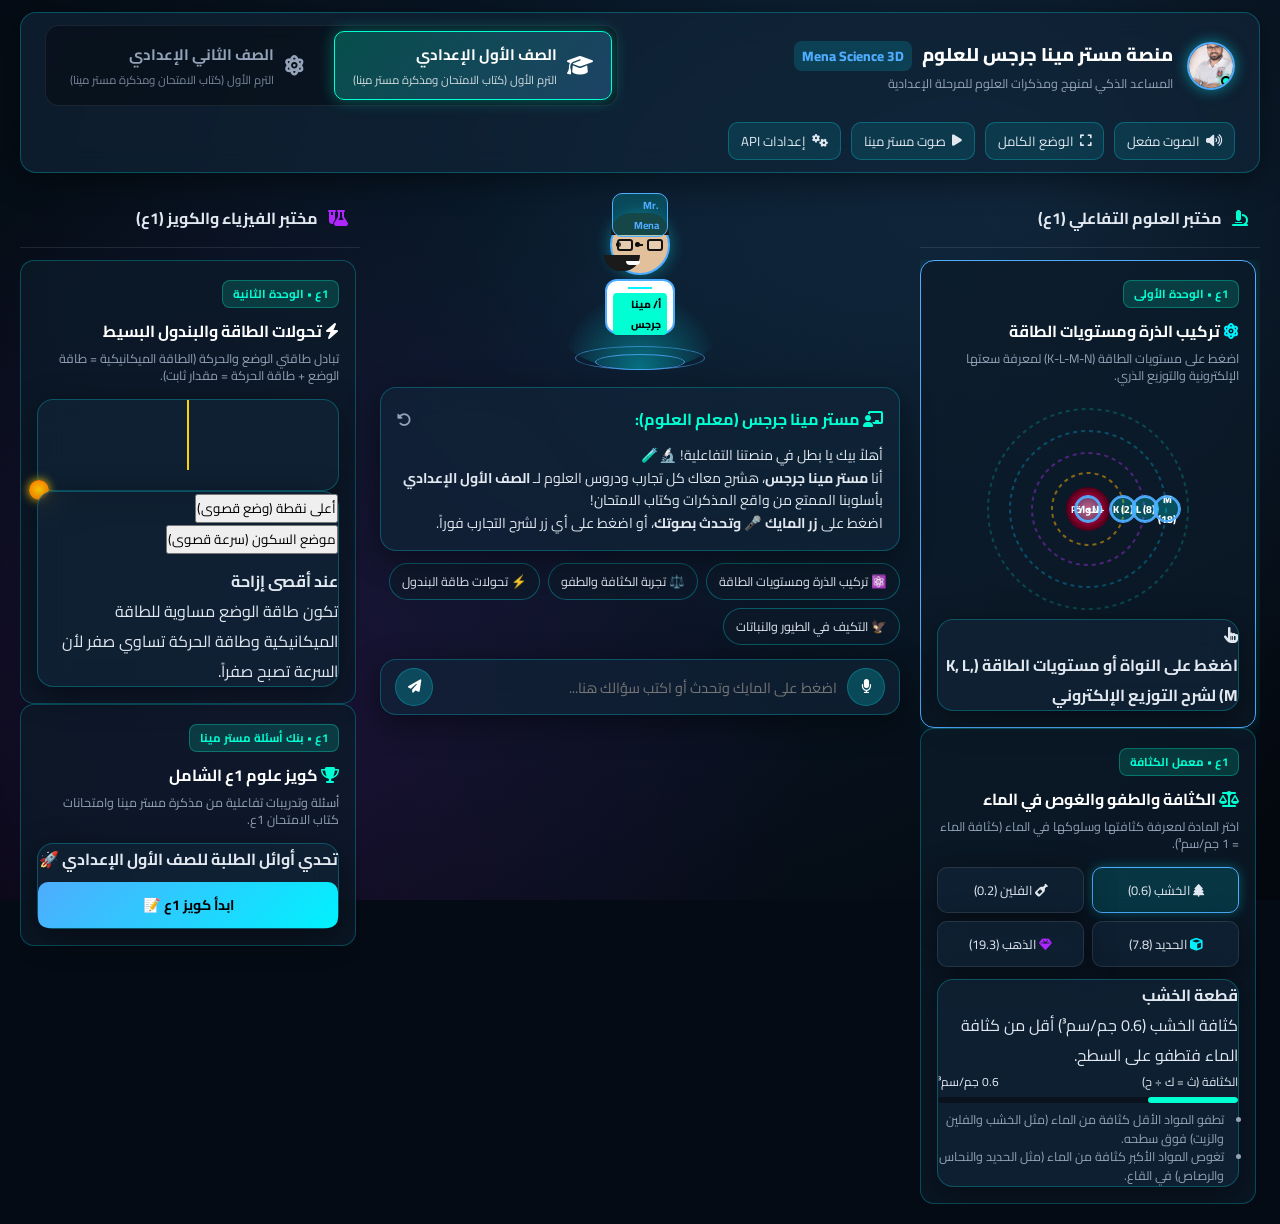
<file: index.html>
<!DOCTYPE html>
<html lang="ar" dir="rtl">
<head>
    <meta charset="UTF-8">
    <meta name="viewport" content="width=device-width, initial-scale=1.0">
    <title>منصة مستر مينا جرجس للعلوم التفاعلية | Mena Science 3D</title>
    <!-- Google Fonts: Cairo & Tajawal -->
    <link rel="preconnect" href="https://fonts.googleapis.com">
    <link rel="preconnect" href="https://fonts.gstatic.com" crossorigin>
    <link href="https://fonts.googleapis.com/css2?family=Cairo:wght@300;400;600;700;800&family=Tajawal:wght@400;500;700;800&display=swap" rel="stylesheet">
    <!-- FontAwesome for icons -->
    <link rel="stylesheet" href="https://cdnjs.cloudflare.com/ajax/libs/font-awesome/6.4.0/css/all.min.css">
    <!-- Style Sheet -->
    <link rel="stylesheet" href="style.css?v=20">
    <!-- ResponsiveVoice Arabic TTS -->
    <script src="https://code.responsivevoice.org/responsivevoice.js?key=FREE"></script>
</head>
<body>
    <!-- Background Stars Simulation -->
    <div class="space-bg">
        <div class="stars"></div>
        <div class="twinkling"></div>
        <div class="nebula"></div>
    </div>

    <!-- Hidden Audio Player for Mr. Mena TTS -->
    <audio id="tutor-audio-player" style="display:none;"></audio>

    <!-- Top Platform Header -->
    <header class="main-platform-header glass-panel">
        <div class="header-branding">
            <div class="teacher-mini-badge">
                <img src="assets/mr_mena_1.jpeg" alt="مستر مينا جرجس" class="teacher-avatar-img">
                <div class="teacher-status-pulse"></div>
            </div>
            <div class="brand-titles">
                <h1>منصة مستر مينا جرجس للعلوم <span>Mena Science 3D</span></h1>
                <p>المساعد الذكي لمنهج ومذكرات العلوم للمرحلة الإعدادية</p>
            </div>
        </div>

        <!-- Grade 1 & Grade 2 Switcher Tabs -->
        <div class="grade-selector-nav">
            <button class="grade-tab-btn active-grade" data-grade="grade1" id="tab-grade-1">
                <i class="fa-solid fa-graduation-cap"></i>
                <div class="tab-label">
                    <span class="main-grade-title">الصف الأول الإعدادي</span>
                    <span class="sub-grade-term">الترم الأول (كتاب الامتحان ومذكرة مستر مينا)</span>
                </div>
            </button>
            <button class="grade-tab-btn" data-grade="grade2" id="tab-grade-2">
                <i class="fa-solid fa-atom"></i>
                <div class="tab-label">
                    <span class="main-grade-title">الصف الثاني الإعدادي</span>
                    <span class="sub-grade-term">الترم الأول (كتاب الامتحان ومذكرة مستر مينا)</span>
                </div>
            </button>
        </div>

        <!-- System Controls -->
        <div class="header-controls">
            <div class="sound-toggle-badge" id="toggle-sound" title="صوت مستر مينا">
                <i class="fa-solid fa-volume-high"></i>
                <span id="sound-badge-text">الصوت مفعل</span>
            </div>
            <div class="view-toggle-badge" id="toggle-view-mode" title="تبديل طريقة العرض">
                <i class="fa-solid fa-expand"></i>
                <span id="view-badge-text">الوضع الكامل</span>
            </div>
            <div class="api-toggle-badge" id="test-voice-btn" title="اختبر صوت مستر مينا" style="cursor:pointer;">
                <i class="fa-solid fa-play"></i>
                <span>صوت مستر مينا</span>
            </div>
            <div class="api-toggle-badge" id="toggle-api-settings" title="إعدادات الـ API والذكاء الاصطناعي" style="cursor:pointer;">
                <i class="fa-solid fa-gears"></i>
                <span id="api-badge-text">إعدادات API</span>
            </div>
        </div>
    </header>

    <!-- Main App Container: 3 Columns Grid -->
    <div class="hologram-app-container simple-mode">
        
        <!-- ================= LEFT COLUMN: LABS & EXPERIMENTS ================= -->
        <aside class="hologram-column left-column">
            <div class="column-header">
                <i class="fa-solid fa-microscope text-teal"></i>
                <span id="left-column-title">مختبر العلوم التفاعلي (1ع)</span>
            </div>
            
            <div class="column-scroll-content">
                
                <!-- ================= GRADE 1: LAB 1 (المادة والتركيب الذري) ================= -->
                <div class="grade-content-wrapper active-grade-content" id="grade1-left-content">
                    
                    <section id="g1-atom-section" class="edu-section active-highlight">
                        <div class="section-badge badge-grade1">1ع • الوحدة الأولى</div>
                        <h3 class="section-title"><i class="fa-solid fa-atom text-blue"></i> تركيب الذرة ومستويات الطاقة</h3>
                        <p class="section-subtitle">اضغط على مستويات الطاقة (K-L-M-N) لمعرفة سعتها الإلكترونية والتوزيع الذري.</p>
                        
                        <div class="sun-interactive-vertical">
                            <div class="sun-diagram-box">
                                <div class="sun-wrapper cell-wrapper">
                                    <div class="sun-glowing-effect atom-glow"></div>
                                    <svg class="sun-svg atom-svg" viewBox="0 0 220 220">
                                        <circle cx="110" cy="110" r="100" fill="none" stroke="rgba(0, 255, 210, 0.2)" stroke-width="2" stroke-dasharray="4"></circle>
                                        <circle cx="110" cy="110" r="78" fill="none" stroke="rgba(0, 200, 255, 0.3)" stroke-width="2" stroke-dasharray="4"></circle>
                                        <circle cx="110" cy="110" r="56" fill="none" stroke="rgba(180, 50, 255, 0.4)" stroke-width="2" stroke-dasharray="4"></circle>
                                        <circle cx="110" cy="110" r="36" fill="none" stroke="rgba(255, 180, 0, 0.5)" stroke-width="2" stroke-dasharray="4"></circle>
                                        
                                        <circle cx="110" cy="110" r="22" fill="url(#atomNucleusGrad)" class="cell-nucleus-circle"></circle>
                                        <text x="110" y="114" text-anchor="middle" fill="#fff" font-size="10" font-weight="bold">+P / ±N</text>
                                        
                                        <defs>
                                            <radialGradient id="atomNucleusGrad" cx="50%" cy="50%" r="50%">
                                                <stop offset="0%" stop-color="#ff3366" />
                                                <stop offset="60%" stop-color="#990033" />
                                                <stop offset="100%" stop-color="#4d001a" />
                                            </radialGradient>
                                        </defs>
                                    </svg>
                                    <button class="hotspot" style="top: 50%; left: 50%;" data-spot="nucleus" title="النواة الموجبة">
                                        <span class="pulse-ring"></span>
                                        <span class="hotspot-dot">النواة</span>
                                    </button>
                                    <button class="hotspot" style="top: 50%; left: 66%;" data-spot="level-k" title="المستوى K">
                                        <span class="pulse-ring"></span>
                                        <span class="hotspot-dot">K (2)</span>
                                    </button>
                                    <button class="hotspot" style="top: 50%; left: 76%;" data-spot="level-l" title="المستوى L">
                                        <span class="pulse-ring"></span>
                                        <span class="hotspot-dot">L (8)</span>
                                    </button>
                                    <button class="hotspot" style="top: 50%; left: 86%;" data-spot="level-m" title="المستوى M">
                                        <span class="pulse-ring"></span>
                                        <span class="hotspot-dot">M (18)</span>
                                    </button>
                                </div>
                            </div>
                            
                            <div class="sun-details-card glass-panel" id="atom-info-panel">
                                <div class="card-placeholder-text" id="atom-placeholder">
                                    <i class="fa-solid fa-hand-pointer"></i>
                                    <h4>اضغط على النواة أو مستويات الطاقة (K, L, M) لشرح التوزيع الإلكتروني</h4>
                                </div>
                                <div class="card-content hidden" id="atom-spot-content">
                                    <h4 id="atom-spot-title" class="text-neon-yellow">المستوى K</h4>
                                    <p id="atom-spot-text">أقرب المستويات إلى النواة، أقلها طاقة، ويتشبع بـ 2 إلكترون طبقاً للقاعدة (2n²).</p>
                                    <div class="spot-stats">
                                        <div class="stat-item">
                                            <span class="stat-label">القاعدة:</span>
                                            <span class="stat-value" id="atom-spot-rule">2n² = 2 × (1)² = 2e⁻</span>
                                        </div>
                                    </div>
                                </div>
                            </div>
                        </div>
                    </section>

                    <section id="g1-density-section" class="edu-section">
                        <div class="section-badge badge-grade1">1ع • معمل الكثافة</div>
                        <h3 class="section-title"><i class="fa-solid fa-scale-balanced text-teal"></i> الكثافة والطفو والغوص في الماء</h3>
                        <p class="section-subtitle">اختر المادة لمعرفة كثافتها وسلوكها في الماء (كثافة الماء = 1 جم/سم³).</p>
                        
                        <div class="planets-grid-compact">
                            <div class="planet-card-mini glass-panel active-card" data-density="wood">
                                <i class="fa-solid fa-tree text-green"></i>
                                <span>الخشب (0.6)</span>
                            </div>
                            <div class="planet-card-mini glass-panel" data-density="cork">
                                <i class="fa-solid fa-wine-bottle text-yellow"></i>
                                <span>الفلين (0.2)</span>
                            </div>
                            <div class="planet-card-mini glass-panel" data-density="iron">
                                <i class="fa-solid fa-cube text-blue"></i>
                                <span>الحديد (7.8)</span>
                            </div>
                            <div class="planet-card-mini glass-panel" data-density="gold">
                                <i class="fa-solid fa-gem text-purple"></i>
                                <span>الذهب (19.3)</span>
                            </div>
                        </div>

                        <div class="planet-explorer-panel glass-panel">
                            <div class="explorer-header">
                                <h4 id="density-item-name">قطعة الخشب</h4>
                                <p id="density-item-desc">كثافة الخشب (0.6 جم/سم³) أقل من كثافة الماء فتطفو على السطح.</p>
                            </div>
                            <div class="explorer-body-vertical">
                                <div class="progress-bar-group">
                                    <div class="bar-header">
                                        <span>الكثافة (ث = ك ÷ ح)</span>
                                        <span id="density-val">0.6 جم/سم³</span>
                                    </div>
                                    <div class="progress-bar-bg">
                                        <div class="progress-bar-fill fill-neon-green" id="density-bar" style="width: 30%;"></div>
                                    </div>
                                </div>
                                <div class="explorer-facts">
                                    <ul id="density-facts-list">
                                        <li>تطفو المواد الأقل كثافة من الماء (مثل الخشب والفلين والزيت) فوق سطحه.</li>
                                        <li>تغوص المواد الأكبر كثافة من الماء (مثل الحديد والنحاس والرصاص) في القاع.</li>
                                    </ul>
                                </div>
                            </div>
                        </div>
                    </section>
                </div>

                <!-- ================= GRADE 2: LAB 1 (الجدول الدوري وخواص الماء) ================= -->
                <div class="grade-content-wrapper hidden" id="grade2-left-content">
                    
                    <section id="g2-periodic-section" class="edu-section active-highlight">
                        <div class="section-badge badge-grade2">2ع • الوحدة الأولى</div>
                        <h3 class="section-title"><i class="fa-solid fa-table-cells text-blue"></i> الجدول الدوري والمجموعات الرئيسية</h3>
                        <p class="section-subtitle">اضغط على المجموعة لاستكشاف فلزات الأقلاء (1A)، الهالوجينات (7A)، والغازات الخاملة.</p>
                        
                        <div class="planets-grid-compact">
                            <div class="planet-card-mini glass-panel active-card" data-group="alkali">
                                <div class="planet-sphere-mini alkali-img"></div>
                                <span>الأقلاء 1A</span>
                            </div>
                            <div class="planet-card-mini glass-panel" data-group="halogens">
                                <div class="planet-sphere-mini halogen-img"></div>
                                <span>الهالوجينات 7A</span>
                            </div>
                            <div class="planet-card-mini glass-panel" data-group="noble">
                                <div class="planet-sphere-mini noble-img"></div>
                                <span>الغازات الخاملة</span>
                            </div>
                            <div class="planet-card-mini glass-panel" data-group="water">
                                <div class="planet-sphere-mini water-img"></div>
                                <span>مركب الماء H₂O</span>
                            </div>
                        </div>

                        <div class="planet-explorer-panel glass-panel">
                            <div class="explorer-header">
                                <h4 id="group-explorer-name">فلزات الأقلاء (المجموعة 1A)</h4>
                                <p id="group-explorer-desc">فلزات أحادية التكافؤ، نشطة جداً كيميائياً، وتحفظ تحت سطح الكيروسين.</p>
                            </div>
                            <div class="explorer-body-vertical">
                                <div class="progress-bar-group">
                                    <div class="bar-header">
                                        <span>التكافؤ والنشاط الكيميائي</span>
                                        <span id="group-activity-val">أحادي (+1) - عالي جداً</span>
                                    </div>
                                    <div class="progress-bar-bg">
                                        <div class="progress-bar-fill fill-neon-yellow" id="group-activity-bar" style="width: 90%;"></div>
                                    </div>
                                </div>
                                <div class="explorer-facts">
                                    <ul id="group-facts-list">
                                        <li>تتفاعل مع الماء بشدة ويتصاعد غاز الهيدروجين الذي يشتعل بفرقعة.</li>
                                        <li>يزداد نشاطها الكيميائي بزيادة الحجم الذري، والأنشط هو السيزيوم (Cs).</li>
                                    </ul>
                                </div>
                                <button class="action-btn-compact" id="play-mendeleev-audio-btn" style="margin-top: 10px; background: linear-gradient(135deg, #ffd200, #ff7700); color: #000; font-weight: bold;">
                                    <i class="fa-solid fa-microphone-lines"></i> استمع لشرح مستر مينا بصوته لدرس مندليف وموزلي 🎙️
                                </button>
                            </div>
                        </div>
                    </section>

                    <section id="g2-water-section" class="edu-section">
                        <div class="section-badge badge-grade2">2ع • شذوذ خواص الماء</div>
                        <h3 class="section-title"><i class="fa-solid fa-droplet text-teal"></i> شذوذ الماء والروابط الهيدروجينية</h3>
                        <p class="section-subtitle">الروابط الهيدروجينية بين جزيئات الماء هي سر ارتفاع درجتي غليانه وانصهاره وشذوذ كثافته.</p>
                        
                        <div class="gas-interactive-vertical">
                            <div class="sun-details-card glass-panel" style="padding: 15px;">
                                <h4 class="text-neon-green"><i class="fa-solid fa-snowflake"></i> شذوذ كثافة الماء عند التجمد</h4>
                                <p style="font-size: 0.88rem; line-height: 1.6; margin-top: 8px;">
                                    عند انخفاض درجة حرارة الماء عن <strong>4°م</strong>، تتجمع الجزيئات بروابط هيدروجينية مكونة بلورات ثلج سداسية الشكل كبيرة الحجم بينها فراغات، <strong>فيزداد الحجم وتقل الكثافة</strong> ليطفو الثلج على السطح وتحيا الكائنات المائية في القاع!
                                </p>
                            </div>
                        </div>
                    </section>
                </div>

            </div>
        </aside>

        <!-- ================= CENTER COLUMN: MR. MENA 3D AVATAR & CHAT ================= -->
        <main class="hologram-column center-column">
            
            <div class="character-arena">
                <div class="holo-pedestal">
                    <div class="holo-light"></div>
                    <div class="holo-rings">
                        <div class="ring-r1"></div>
                        <div class="ring-r2"></div>
                    </div>
                </div>

                <div class="astrotutor-character mena-avatar">
                    <div class="robot-head teacher-head mena-head">
                        <div class="mena-hair"></div>
                        <div class="teacher-glasses mena-glasses">
                            <span class="lens"></span>
                            <span class="bridge"></span>
                            <span class="lens"></span>
                        </div>
                        <div class="robot-face mena-face">
                            <div class="robot-eyes mena-eyes">
                                <span class="eye eye-left"></span>
                                <span class="eye eye-right"></span>
                            </div>
                            <div class="mena-beard"></div>
                            <div class="robot-mouth smile"></div>
                        </div>
                        <div class="hologram-crown-badge">Mr. Mena</div>
                    </div>
                    <div class="robot-body teacher-body mena-body">
                        <div class="lab-coat-collar"></div>
                        <div class="robot-screen mena-screen">
                            <div class="sine-wave"></div>
                        </div>
                        <div class="mena-name-tag">أ/ مينا جرجس</div>
                    </div>
                    <div class="robot-hands">
                        <div class="hand hand-left"></div>
                        <div class="hand hand-right"></div>
                    </div>
                    <div class="robot-shadow"></div>
                </div>
            </div>

            <div class="central-chat-area">
                <div class="tutor-chat-bubble glass-panel" id="tutor-bubble">
                    <div class="bubble-header">
                        <span class="tutor-title"><i class="fa-solid fa-chalkboard-user"></i> مستر مينا جرجس (معلم العلوم):</span>
                        <button class="clear-chat-btn" id="clear-chat-btn" title="مسح السجل"><i class="fa-solid fa-rotate-left"></i></button>
                    </div>
                    <div class="bubble-body" id="chat-messages-container">
                        <div id="latest-tutor-message" class="animate-fade-in">
                            <p>أهلاً بيك يا بطل في منصتنا التفاعلية! 🔬🧪</p>
                            <p>أنا <strong>مستر مينا جرجس</strong>، هشرح معاك كل تجارب ودروس العلوم لـ <strong id="welcome-grade-text">الصف الأول الإعدادي</strong> بأسلوبنا الممتع من واقع المذكرات وكتاب الامتحان!</p>
                            <p>اضغط على <strong>زر المايك 🎤 وتحدث بصوتك</strong>، أو اضغط على أي زر لشرح التجارب فوراً.</p>
                        </div>
                    </div>
                </div>
            </div>

            <div class="guidance-banner-center hidden" id="guidance-banner">
                <i class="fa-solid fa-compass-drafting spinner-icon"></i>
                <span id="guidance-text">يقوم مستر مينا بتوجيه الصفحة وتجهيز الشرح...</span>
            </div>

            <div class="quick-prompts-center" id="g1-prompts">
                <button class="prompt-chip" data-prompt="اشرح لي التركيب الذري ومستويات الطاقة للذرة">⚛️ تركيب الذرة ومستويات الطاقة</button>
                <button class="prompt-chip" data-prompt="اشرح لي تجربة الكثافة وقانون الطفو والغوص">⚖️ تجربة الكثافة والطفو</button>
                <button class="prompt-chip" data-prompt="ما هي تحولات الطاقة في البندول البسيط؟">⚡ تحولات طاقة البندول</button>
                <button class="prompt-chip" data-prompt="اشرح لي التكيف وتنوع الكائنات الحية">🦅 التكيف في الطيور والنباتات</button>
            </div>

            <div class="quick-prompts-center hidden" id="g2-prompts">
                <button class="prompt-chip" data-prompt="اشرح لي تدرج خواص الجدول الدوري وفلزات الأقلاء والهالوجينات">📊 الجدول الدوري والأقلاء</button>
                <button class="prompt-chip" data-prompt="اشرح لي طبقات الغلاف الجوي وأهمية طبقة الأوزون">🌍 طبقات الغلاف الجوي والأوزون</button>
                <button class="prompt-chip" data-prompt="ما هي أنواع الحفريات وشروط تكون حفرية كائن كامل؟">🦖 أنواع الحفريات والانقراض</button>
                <button class="prompt-chip" data-prompt="اشرح لي شذوذ خواص الماء والروابط الهيدروجينية">💧 شذوذ كثافة وخواص الماء</button>
            </div>

            <div class="center-input-console glass-panel">
                <button id="mic-btn" class="mic-btn" title="تحدث بصوتك (تسجيل)">
                    <i class="fa-solid fa-microphone"></i>
                </button>
                <textarea id="chat-input" placeholder="اضغط على المايك وتحدث أو اكتب سؤالك هنا..." rows="1"></textarea>
                <button id="send-btn" class="send-btn">
                    <i class="fa-solid fa-paper-plane"></i>
                </button>
            </div>

        </main>

        <!-- ================= RIGHT COLUMN: PHYSICS, GEOLOGY & QUIZZES ================= -->
        <aside class="hologram-column right-column">
            <div class="column-header">
                <i class="fa-solid fa-flask-vial text-purple"></i>
                <span id="right-column-title">مختبر الفيزياء والكويز (1ع)</span>
            </div>

            <div class="column-scroll-content">
                
                <!-- ================= GRADE 1: RIGHT CONTENT ================= -->
                <div class="grade-content-wrapper active-grade-content" id="grade1-right-content">
                    
                    <section id="g1-energy-section" class="edu-section">
                        <div class="section-badge badge-grade1">1ع • الوحدة الثانية</div>
                        <h3 class="section-title"><i class="fa-solid fa-bolt text-yellow"></i> تحولات الطاقة والبندول البسيط</h3>
                        <p class="section-subtitle">تبادل طاقتي الوضع والحركة (الطاقة الميكانيكية = طاقة الوضع + طاقة الحركة = مقدار ثابت).</p>
                        
                        <div class="gas-interactive-vertical">
                            <div class="orbit-simulation-box glass-panel">
                                <div class="pendulum-container" id="pendulum-box">
                                    <div class="pendulum-string" id="pendulum-rod">
                                        <div class="pendulum-bob"></div>
                                    </div>
                                </div>
                            </div>

                            <div class="gas-details-panel glass-panel">
                                <div class="states-buttons">
                                    <button class="energy-btn active-state" data-pendulum="highest">أعلى نقطة (وضع قصوى)</button>
                                    <button class="energy-btn" data-pendulum="middle">موضع السكون (سرعة قصوى)</button>
                                </div>
                                <h4 id="energy-state-title" style="margin-top:12px;">عند أقصى إزاحة</h4>
                                <p id="energy-state-desc">تكون طاقة الوضع مساوية للطاقة الميكانيكية وطاقة الحركة تساوي صفر لأن السرعة تصبح صفراً.</p>
                            </div>
                        </div>
                    </section>

                    <section id="g1-quiz-section" class="edu-section">
                        <div class="section-badge badge-grade1">1ع • بنك أسئلة مستر مينا</div>
                        <h3 class="section-title"><i class="fa-solid fa-trophy text-teal"></i> كويز علوم 1ع الشامل</h3>
                        <p class="section-subtitle">أسئلة وتدريبات تفاعلية من مذكرة مستر مينا وامتحانات كتاب الامتحان 1ع.</p>
                        
                        <div class="quiz-container-compact glass-panel">
                            <div id="g1-quiz-intro">
                                <h4>تحدي أوائل الطلبة للصف الأول الإعدادي 🚀</h4>
                                <button class="action-btn-compact" id="g1-start-quiz-btn">ابدأ كويز 1ع 📝</button>
                            </div>

                            <div id="g1-quiz-play" class="hidden">
                                <div class="quiz-progress-bar">
                                    <div class="quiz-progress-fill" id="g1-quiz-progress" style="width: 0%;"></div>
                                </div>
                                <div class="question-header">
                                    <span class="question-number" id="g1-q-num">السؤال 1 من 4</span>
                                    <h4 id="g1-q-text">السؤال يظهر هنا...</h4>
                                </div>
                                <div class="answers-grid-vertical" id="g1-answers-grid"></div>
                            </div>

                            <div id="g1-quiz-result" class="hidden">
                                <i class="fa-solid fa-trophy trophy-icon-mini"></i>
                                <h4 id="g1-res-title">رائع جداً!</h4>
                                <p id="g1-res-text">لقد حصلت على الدرجة النهائية.</p>
                                <div class="result-actions-vertical">
                                    <button class="action-btn-compact btn-secondary" id="g1-restart-btn">إعادة الاختبار <i class="fa-solid fa-rotate-right"></i></button>
                                </div>
                            </div>
                        </div>
                    </section>
                </div>

                <!-- ================= GRADE 2: RIGHT CONTENT ================= -->
                <div class="grade-content-wrapper hidden" id="grade2-right-content">
                    
                    <section id="g2-atmosphere-section" class="edu-section">
                        <div class="section-badge badge-grade2">2ع • الوحدة الثانية</div>
                        <h3 class="section-title"><i class="fa-solid fa-cloud-sun text-yellow"></i> طبقات الغلاف الجوي والأوزون</h3>
                        <p class="section-subtitle">اضغط على الطبقة لمعرفة خصائصها ودرجة حرارتها والضغط الجوي بها.</p>
                        
                        <div class="planets-grid-compact">
                            <div class="planet-card-mini glass-panel active-card" data-layer="troposphere">
                                <i class="fa-solid fa-cloud-rain text-blue"></i>
                                <span>التروبوسفير</span>
                            </div>
                            <div class="planet-card-mini glass-panel" data-layer="stratosphere">
                                <i class="fa-solid fa-plane text-teal"></i>
                                <span>الستراتوسفير (الأوزون)</span>
                            </div>
                            <div class="planet-card-mini glass-panel" data-layer="mesosphere">
                                <i class="fa-solid fa-meteor text-purple"></i>
                                <span>الميزوسفير (الشهب)</span>
                            </div>
                            <div class="planet-card-mini glass-panel" data-layer="thermosphere">
                                <i class="fa-solid fa-satellite text-yellow"></i>
                                <span>الثرموسفير (الحرارية)</span>
                            </div>
                        </div>

                        <div class="planet-explorer-panel glass-panel">
                            <div class="explorer-header">
                                <h4 id="layer-name">طبقة التروبوسفير (طبقة الطقس)</h4>
                                <p id="layer-desc">تمتد حتى 13 كم، تحدث بها كافة الظواهر الجوية وتحتوي على 75% من كتلة الهواء و99% من بخار الماء.</p>
                            </div>
                            <div class="explorer-body-vertical">
                                <div class="progress-bar-group">
                                    <div class="bar-header">
                                        <span>درجة الحرارة عند القمة</span>
                                        <span id="layer-temp-val">-60°م</span>
                                    </div>
                                    <div class="progress-bar-bg">
                                        <div class="progress-bar-fill fill-neon-blue" id="layer-temp-bar" style="width: 25%;"></div>
                                    </div>
                                </div>
                            </div>
                        </div>
                    </section>

                    <section id="g2-quiz-section" class="edu-section">
                        <div class="section-badge badge-grade2">2ع • بنك أسئلة مستر مينا</div>
                        <h3 class="section-title"><i class="fa-solid fa-trophy text-teal"></i> كويز علوم 2ع الشامل</h3>
                        <p class="section-subtitle">أسئلة وتدريبات تفاعلية من مذكرة مستر مينا وامتحانات كتاب الامتحان 2ع.</p>
                        
                        <div class="quiz-container-compact glass-panel">
                            <div id="g2-quiz-intro">
                                <h4>تحدي أوائل الطلبة للصف الثاني الإعدادي 🚀</h4>
                                <button class="action-btn-compact" id="g2-start-quiz-btn">ابدأ كويز 2ع 📝</button>
                            </div>

                            <div id="g2-quiz-play" class="hidden">
                                <div class="quiz-progress-bar">
                                    <div class="quiz-progress-fill" id="g2-quiz-progress" style="width: 0%;"></div>
                                </div>
                                <div class="question-header">
                                    <span class="question-number" id="g2-q-num">السؤال 1 من 4</span>
                                    <h4 id="g2-q-text">السؤال يظهر هنا...</h4>
                                </div>
                                <div class="answers-grid-vertical" id="g2-answers-grid"></div>
                            </div>

                            <div id="g2-quiz-result" class="hidden">
                                <i class="fa-solid fa-trophy trophy-icon-mini"></i>
                                <h4 id="g2-res-title">رائع جداً!</h4>
                                <p id="g2-res-text">لقد حصلت على الدرجة النهائية.</p>
                                <div class="result-actions-vertical">
                                    <button class="action-btn-compact btn-secondary" id="g2-restart-btn">إعادة الاختبار <i class="fa-solid fa-rotate-right"></i></button>
                                </div>
                            </div>
                        </div>
                    </section>
                </div>

            </div>
        </aside>

    </div>

    <div class="toast hidden" id="toast">
        <i class="fa-solid fa-info-circle toast-icon"></i>
        <span class="toast-message" id="toast-message">رسالة التنبيه</span>
    </div>

    <div class="modal-overlay hidden" id="api-settings-modal">
        <div class="modal-card glass-panel">
            <div class="modal-header">
                <h3><i class="fa-solid fa-gears text-teal"></i> إعدادات الذكاء الاصطناعي والصوت المخصص</h3>
                <button class="close-modal-btn" id="close-api-modal"><i class="fa-solid fa-xmark"></i></button>
            </div>
            <div class="modal-body">
                <div class="form-group">
                    <label for="gemini-api-key-input"><i class="fa-solid fa-key text-teal"></i> مفتاح Gemini API (للإجابة الذكية من المذكرات):</label>
                    <input type="password" id="gemini-api-key-input" placeholder="ألصق مفتاح Gemini AI API..." class="modal-input">
                    <span class="input-hint">يستخدم للإجابة المباشرة على أسئلة الطلاب بأسلوب مستر مينا جرجس.</span>
                </div>
                <div class="form-group" style="margin-top: 15px;">
                    <label for="elevenlabs-api-key-input"><i class="fa-solid fa-microphone text-teal"></i> مفتاح ElevenLabs API Key (لاستنساخ صوت أستاذ مينا):</label>
                    <input type="password" id="elevenlabs-api-key-input" placeholder="ألصق مفتاح ElevenLabs API..." class="modal-input">
                    <span class="input-hint">يقوم بربط الصوت المستنسخ الحقيقي لأستاذ مينا من ملف التسجيل الصوتي.</span>
                </div>
                <div class="form-group" style="margin-top: 15px;">
                    <label for="elevenlabs-voice-id-input"><i class="fa-solid fa-id-badge text-teal"></i> معرف الصوت Voice ID لمستر مينا:</label>
                    <input type="text" id="elevenlabs-voice-id-input" placeholder="Voice ID المستنسخ" value="" class="modal-input">
                </div>
            </div>
            <div class="modal-footer" style="margin-top: 20px; display: flex; justify-content: flex-end;">
                <button class="action-btn-compact" id="save-api-keys-btn">حفظ الإعدادات 💾</button>
            </div>
        </div>
    </div>

    <script src="ai-engine.js?v=40"></script>
    <script src="app.js?v=40"></script>
</body>
</html>
</file>
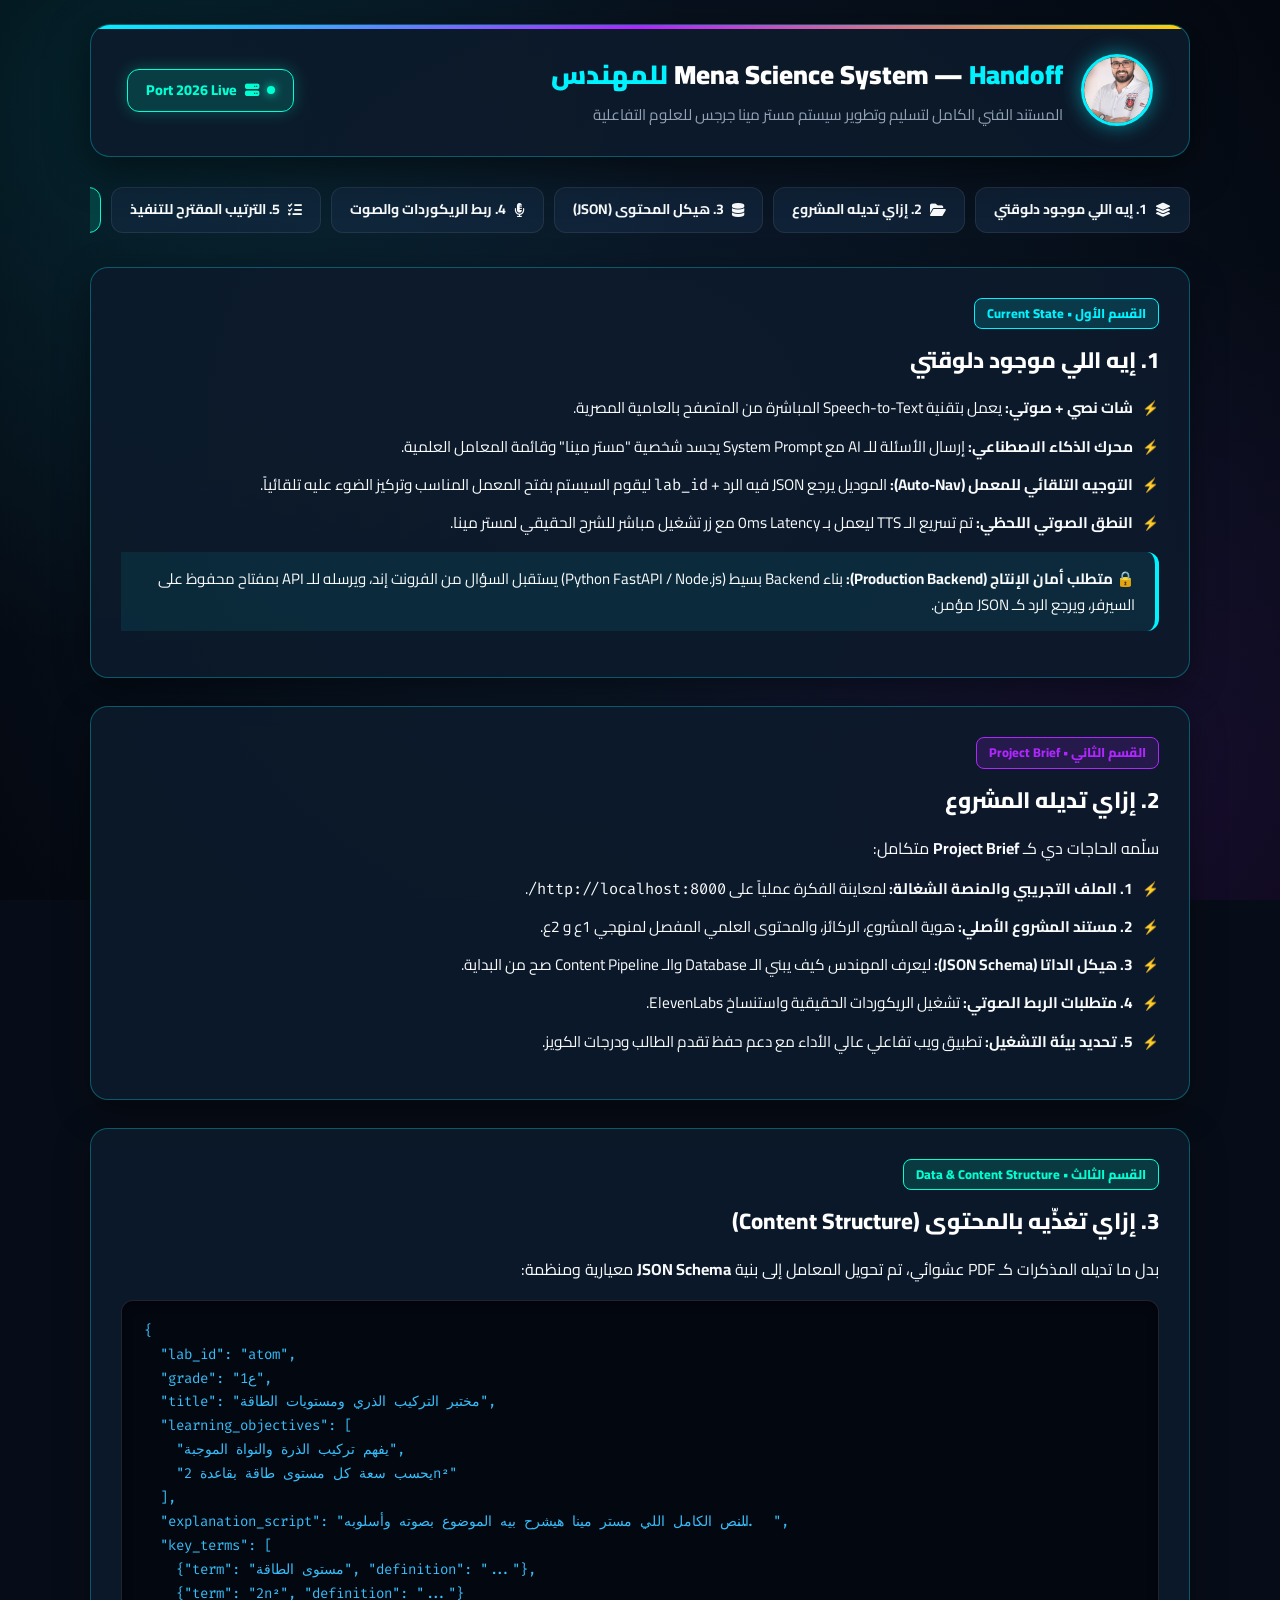
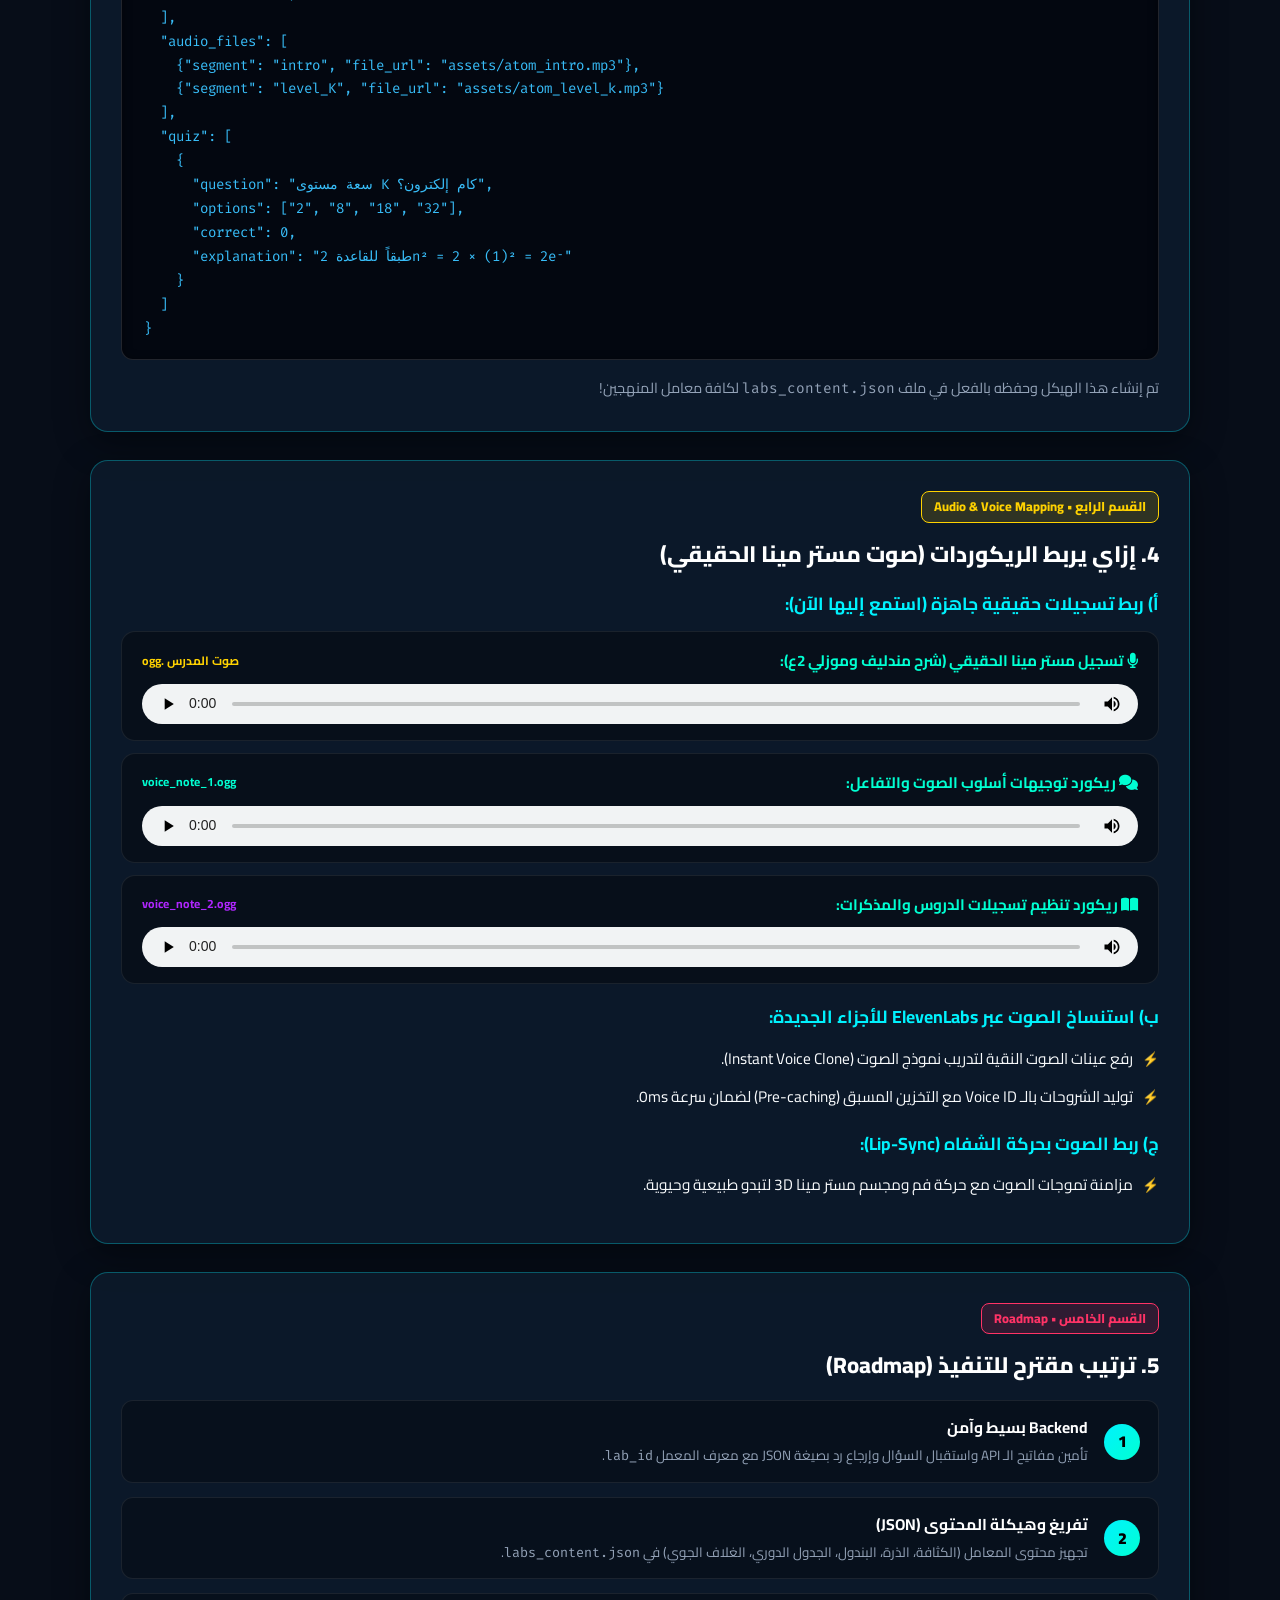
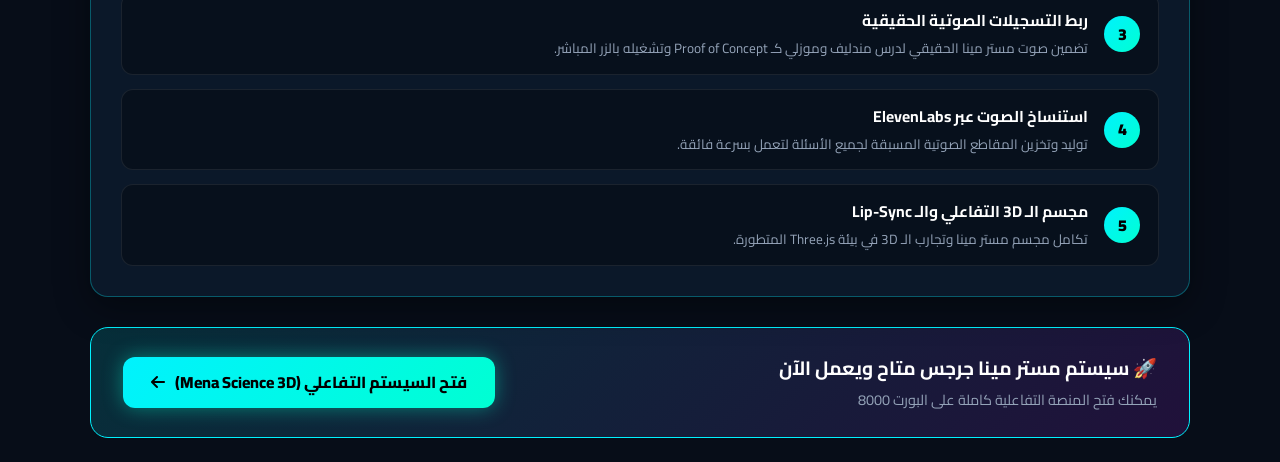
<file: handoff_2026.html>
<!DOCTYPE html>
<html lang="ar" dir="rtl">
<head>
    <meta charset="UTF-8">
    <meta name="viewport" content="width=device-width, initial-scale=1.0">
    <title>Mena Science System — Handoff للمهندس (Port 2026)</title>
    <link rel="preconnect" href="https://fonts.googleapis.com">
    <link rel="preconnect" href="https://fonts.gstatic.com" crossorigin>
    <link href="https://fonts.googleapis.com/css2?family=Cairo:wght@300;400;600;700;800;900&family=Fira+Code:wght@400;500;600&display=swap" rel="stylesheet">
    <link rel="stylesheet" href="https://cdnjs.cloudflare.com/ajax/libs/font-awesome/6.4.0/css/all.min.css">
    <style>
        :root {
            --bg-dark: #070d18;
            --bg-card: rgba(13, 27, 44, 0.88);
            --bg-glass: rgba(18, 38, 62, 0.7);
            --border-glass: rgba(0, 242, 254, 0.3);
            --neon-cyan: #00f2fe;
            --neon-green: #00ffd2;
            --neon-yellow: #ffd200;
            --neon-purple: #b026ff;
            --neon-pink: #ff3366;
            --text-main: #f8fafc;
            --text-muted: #94a3b8;
            --code-bg: #030710;
        }

        * { box-sizing: border-box; margin: 0; padding: 0; font-family: 'Cairo', sans-serif; }

        body {
            background-color: var(--bg-dark);
            color: var(--text-main);
            min-height: 100vh;
            padding: 24px;
            background-image: 
                radial-gradient(circle at 10% 10%, rgba(0, 242, 254, 0.1) 0%, transparent 40%),
                radial-gradient(circle at 90% 90%, rgba(176, 38, 255, 0.1) 0%, transparent 40%),
                radial-gradient(circle at 50% 50%, #0c1c2e 0%, #040810 100%);
            background-attachment: fixed;
            line-height: 1.7;
        }

        .container {
            max-width: 1100px;
            margin: 0 auto;
        }

        /* Top Handoff Banner */
        .handoff-banner {
            background: var(--bg-card);
            border: 1px solid var(--border-glass);
            border-radius: 20px;
            padding: 28px 36px;
            display: flex;
            justify-content: space-between;
            align-items: center;
            flex-wrap: wrap;
            gap: 20px;
            box-shadow: 0 12px 40px rgba(0, 0, 0, 0.5);
            margin-bottom: 30px;
            position: relative;
            overflow: hidden;
        }

        .handoff-banner::before {
            content: '';
            position: absolute;
            top: 0; right: 0; width: 100%; height: 4px;
            background: linear-gradient(90deg, var(--neon-cyan), var(--neon-purple), var(--neon-yellow));
        }

        .banner-branding {
            display: flex;
            align-items: center;
            gap: 18px;
        }

        .teacher-img {
            width: 72px;
            height: 72px;
            border-radius: 50%;
            border: 3px solid var(--neon-cyan);
            object-fit: cover;
            box-shadow: 0 0 20px rgba(0, 242, 254, 0.5);
        }

        .banner-title h1 {
            font-size: 1.65rem;
            font-weight: 900;
            color: #fff;
        }

        .banner-title h1 span {
            color: var(--neon-cyan);
        }

        .banner-title p {
            color: var(--text-muted);
            font-size: 0.95rem;
            margin-top: 4px;
        }

        .port-tag {
            background: rgba(0, 255, 210, 0.15);
            border: 1px solid var(--neon-green);
            color: var(--neon-green);
            padding: 8px 18px;
            border-radius: 12px;
            font-weight: 800;
            font-size: 0.9rem;
            display: flex;
            align-items: center;
            gap: 8px;
            box-shadow: 0 0 16px rgba(0, 255, 210, 0.25);
        }

        .port-tag::before {
            content: '';
            width: 8px;
            height: 8px;
            background: var(--neon-green);
            border-radius: 50%;
            display: inline-block;
            box-shadow: 0 0 10px var(--neon-green);
            animation: pulseRing 1.5s infinite;
        }

        @keyframes pulseRing {
            0%, 100% { transform: scale(1); opacity: 1; }
            50% { transform: scale(1.4); opacity: 0.4; }
        }

        /* Nav Pills */
        .nav-pills {
            display: flex;
            gap: 10px;
            margin-bottom: 28px;
            overflow-x: auto;
            padding-bottom: 6px;
        }

        .nav-pill {
            text-decoration: none;
            background: rgba(20, 42, 68, 0.6);
            border: 1px solid rgba(255, 255, 255, 0.08);
            color: var(--text-main);
            padding: 10px 18px;
            border-radius: 12px;
            font-weight: 700;
            font-size: 0.88rem;
            transition: all 0.25s;
            white-space: nowrap;
            display: flex;
            align-items: center;
            gap: 8px;
        }

        .nav-pill:hover {
            background: rgba(0, 242, 254, 0.2);
            border-color: var(--neon-cyan);
            color: #fff;
            transform: translateY(-2px);
        }

        /* Section Card */
        .section-card {
            background: var(--bg-card);
            border: 1px solid var(--border-glass);
            border-radius: 18px;
            padding: 30px;
            margin-bottom: 28px;
            box-shadow: 0 10px 35px rgba(0, 0, 0, 0.4);
            position: relative;
        }

        .section-badge-num {
            display: inline-flex;
            align-items: center;
            gap: 6px;
            padding: 4px 12px;
            border-radius: 8px;
            font-size: 0.8rem;
            font-weight: 800;
            margin-bottom: 12px;
        }

        .badge-1 { background: rgba(0, 242, 254, 0.15); color: var(--neon-cyan); border: 1px solid var(--neon-cyan); }
        .badge-2 { background: rgba(176, 38, 255, 0.15); color: var(--neon-purple); border: 1px solid var(--neon-purple); }
        .badge-3 { background: rgba(0, 255, 210, 0.15); color: var(--neon-green); border: 1px solid var(--neon-green); }
        .badge-4 { background: rgba(255, 210, 0, 0.15); color: var(--neon-yellow); border: 1px solid var(--neon-yellow); }
        .badge-5 { background: rgba(255, 51, 102, 0.15); color: var(--neon-pink); border: 1px solid var(--neon-pink); }

        .section-title {
            font-size: 1.4rem;
            font-weight: 800;
            color: #fff;
            margin-bottom: 16px;
        }

        /* Code Block */
        pre {
            background: var(--code-bg);
            border: 1px solid rgba(255, 255, 255, 0.12);
            border-radius: 12px;
            padding: 18px 22px;
            overflow-x: auto;
            direction: ltr;
            text-align: left;
            margin: 16px 0;
            font-family: 'Fira Code', monospace;
            font-size: 0.88rem;
            color: #38bdf8;
            box-shadow: inset 0 2px 10px rgba(0, 0, 0, 0.5);
        }

        code { font-family: 'Fira Code', monospace; }

        /* Audio Player Box */
        .audio-item-box {
            background: rgba(0, 0, 0, 0.35);
            border: 1px solid rgba(255, 255, 255, 0.08);
            border-radius: 14px;
            padding: 16px 20px;
            margin: 12px 0;
            display: flex;
            flex-direction: column;
            gap: 10px;
        }

        .audio-item-header {
            display: flex;
            justify-content: space-between;
            align-items: center;
            font-weight: 700;
            font-size: 0.95rem;
            color: var(--neon-green);
        }

        audio {
            width: 100%;
            height: 40px;
            border-radius: 8px;
            outline: none;
        }

        /* List Items */
        .handoff-list {
            list-style: none;
            display: flex;
            flex-direction: column;
            gap: 12px;
            margin: 14px 0;
        }

        .handoff-list li {
            position: relative;
            padding-right: 26px;
            color: var(--text-main);
            font-size: 0.96rem;
        }

        .handoff-list li::before {
            content: '⚡';
            position: absolute;
            right: 0;
            top: 2px;
            color: var(--neon-cyan);
            font-size: 0.85rem;
        }

        .highlight-box {
            background: rgba(0, 242, 254, 0.08);
            border-right: 4px solid var(--neon-cyan);
            padding: 14px 20px;
            border-radius: 0 12px 12px 0;
            margin: 16px 0;
            font-size: 0.94rem;
        }

        .roadmap-steps {
            display: flex;
            flex-direction: column;
            gap: 14px;
            margin-top: 16px;
        }

        .step-item {
            background: rgba(0, 0, 0, 0.3);
            border: 1px solid rgba(255, 255, 255, 0.08);
            border-radius: 12px;
            padding: 14px 18px;
            display: flex;
            align-items: center;
            gap: 16px;
        }

        .step-num {
            width: 36px;
            height: 36px;
            border-radius: 50%;
            background: linear-gradient(135deg, var(--neon-cyan), var(--neon-green));
            color: #000;
            display: flex;
            justify-content: center;
            align-items: center;
            font-weight: 900;
            font-size: 1rem;
            flex-shrink: 0;
        }

        .step-text h4 {
            font-size: 0.98rem;
            color: #fff;
            margin-bottom: 2px;
        }

        .step-text p {
            font-size: 0.84rem;
            color: var(--text-muted);
        }

        /* Action Footer */
        .handoff-footer {
            background: linear-gradient(135deg, rgba(0, 242, 254, 0.15), rgba(176, 38, 255, 0.15));
            border: 1px solid var(--neon-cyan);
            border-radius: 18px;
            padding: 24px 32px;
            display: flex;
            justify-content: space-between;
            align-items: center;
            flex-wrap: wrap;
            gap: 18px;
            margin-top: 30px;
        }

        .launch-btn {
            background: linear-gradient(135deg, var(--neon-cyan), var(--neon-green));
            color: #000;
            font-weight: 800;
            padding: 12px 28px;
            border-radius: 12px;
            text-decoration: none;
            display: inline-flex;
            align-items: center;
            gap: 10px;
            transition: all 0.25s;
            box-shadow: 0 0 20px rgba(0, 255, 210, 0.4);
        }

        .launch-btn:hover {
            transform: scale(1.04);
            box-shadow: 0 0 30px rgba(0, 255, 210, 0.7);
        }
    </style>
</head>
<body>
    <div class="container">
        
        <!-- Top Banner -->
        <header class="handoff-banner">
            <div class="banner-branding">
                <img src="assets/mr_mena_1.jpeg" alt="مستر مينا جرجس" class="teacher-img">
                <div class="banner-title">
                    <h1>Mena Science System — <span>Handoff للمهندس</span></h1>
                    <p>المستند الفني الكامل لتسليم وتطوير سيستم مستر مينا جرجس للعلوم التفاعلية</p>
                </div>
            </div>
            <div class="port-tag">
                <i class="fa-solid fa-server"></i> Port 2026 Live
            </div>
        </header>

        <!-- Quick Navigation -->
        <nav class="nav-pills">
            <a href="#sec-1" class="nav-pill"><i class="fa-solid fa-layer-group"></i> 1. إيه اللي موجود دلوقتي</a>
            <a href="#sec-2" class="nav-pill"><i class="fa-solid fa-folder-open"></i> 2. إزاي تديله المشروع</a>
            <a href="#sec-3" class="nav-pill"><i class="fa-solid fa-database"></i> 3. هيكل المحتوى (JSON)</a>
            <a href="#sec-4" class="nav-pill"><i class="fa-solid fa-microphone-lines"></i> 4. ربط الريكوردات والصوت</a>
            <a href="#sec-5" class="nav-pill"><i class="fa-solid fa-list-check"></i> 5. الترتيب المقترح للتنفيذ</a>
            <a href="http://localhost:8000" target="_blank" class="nav-pill" style="background: rgba(0,255,210,0.15); border-color: #00ffd2;"><i class="fa-solid fa-play"></i> فتح منصة العلوم (8000)</a>
        </nav>

        <!-- SECTION 1 -->
        <section class="section-card" id="sec-1">
            <div class="section-badge-num badge-1">القسم الأول • Current State</div>
            <h2 class="section-title">1. إيه اللي موجود دلوقتي</h2>
            
            <ul class="handoff-list">
                <li><strong>شات نصي + صوتي:</strong> يعمل بتقنية Speech-to-Text المباشرة من المتصفح بالعامية المصرية.</li>
                <li><strong>محرك الذكاء الاصطناعي:</strong> إرسال الأسئلة للـ AI مع System Prompt يجسد شخصية "مستر مينا" وقائمة المعامل العلمية.</li>
                <li><strong>التوجيه التلقائي للمعمل (Auto-Nav):</strong> الموديل يرجع JSON فيه الرد + <code>lab_id</code> ليقوم السيستم بفتح المعمل المناسب وتركيز الضوء عليه تلقائياً.</li>
                <li><strong>النطق الصوتي اللحظي:</strong> تم تسريع الـ TTS ليعمل بـ 0ms Latency مع زر تشغيل مباشر للشرح الحقيقي لمستر مينا.</li>
            </ul>

            <div class="highlight-box">
                <strong>🔒 متطلب أمان الإنتاج (Production Backend):</strong> بناء Backend بسيط (Python FastAPI / Node.js) يستقبل السؤال من الفرونت إند، ويرسله للـ API بمفتاح محفوظ على السيرفر، ويرجع الرد كـ JSON مؤمن.
            </div>
        </section>

        <!-- SECTION 2 -->
        <section class="section-card" id="sec-2">
            <div class="section-badge-num badge-2">القسم الثاني • Project Brief</div>
            <h2 class="section-title">2. إزاي تديله المشروع</h2>
            
            <p>سلّمه الحاجات دي كـ <strong>Project Brief</strong> متكامل:</p>
            <ul class="handoff-list">
                <li><strong>1. الملف التجريبي والمنصة الشغالة:</strong> لمعاينة الفكرة عملياً على <code>http://localhost:8000/</code>.</li>
                <li><strong>2. مستند المشروع الأصلي:</strong> هوية المشروع، الركائز، والمحتوى العلمي المفصل لمنهجي 1ع و 2ع.</li>
                <li><strong>3. هيكل الداتا (JSON Schema):</strong> ليعرف المهندس كيف يبني الـ Database والـ Content Pipeline صح من البداية.</li>
                <li><strong>4. متطلبات الربط الصوتي:</strong> تشغيل الريكوردات الحقيقية واستنساخ ElevenLabs.</li>
                <li><strong>5. تحديد بيئة التشغيل:</strong> تطبيق ويب تفاعلي عالي الأداء مع دعم حفظ تقدم الطالب ودرجات الكويز.</li>
            </ul>
        </section>

        <!-- SECTION 3 -->
        <section class="section-card" id="sec-3">
            <div class="section-badge-num badge-3">القسم الثالث • Data & Content Structure</div>
            <h2 class="section-title">3. إزاي تغذّيه بالمحتوى (Content Structure)</h2>
            
            <p>بدل ما تديله المذكرات كـ PDF عشوائي، تم تحويل المعامل إلى بنية <strong>JSON Schema</strong> معيارية ومنظمة:</p>

            <pre><code>{
  "lab_id": "atom",
  "grade": "1ع",
  "title": "مختبر التركيب الذري ومستويات الطاقة",
  "learning_objectives": [
    "يفهم تركيب الذرة والنواة الموجبة",
    "يحسب سعة كل مستوى طاقة بقاعدة 2n²"
  ],
  "explanation_script": "النص الكامل اللي مستر مينا هيشرح بيه الموضوع بصوته وأسلوبه...",
  "key_terms": [
    {"term": "مستوى الطاقة", "definition": "..."},
    {"term": "2n²", "definition": "..."}
  ],
  "audio_files": [
    {"segment": "intro", "file_url": "assets/atom_intro.mp3"},
    {"segment": "level_K", "file_url": "assets/atom_level_k.mp3"}
  ],
  "quiz": [
    {
      "question": "سعة مستوى K كام إلكترون؟",
      "options": ["2", "8", "18", "32"],
      "correct": 0,
      "explanation": "طبقاً للقاعدة 2n² = 2 × (1)² = 2e⁻"
    }
  ]
}</code></pre>

            <p style="color: var(--text-muted); font-size: 0.9rem;">
                تم إنشاء هذا الهيكل وحفظه بالفعل في ملف <code>labs_content.json</code> لكافة معامل المنهجين!
            </p>
        </section>

        <!-- SECTION 4 -->
        <section class="section-card" id="sec-4">
            <div class="section-badge-num badge-4">القسم الرابع • Audio & Voice Mapping</div>
            <h2 class="section-title">4. إزاي يربط الريكوردات (صوت مستر مينا الحقيقي)</h2>
            
            <h3 style="color: var(--neon-cyan); font-size: 1.1rem; margin: 12px 0;">أ) ربط تسجيلات حقيقية جاهزة (استمع إليها الآن):</h3>
            
            <div class="audio-item-box">
                <div class="audio-item-header">
                    <span><i class="fa-solid fa-microphone"></i> تسجيل مستر مينا الحقيقي (شرح مندليف وموزلي 2ع):</span>
                    <span style="font-size: 0.75rem; color: var(--neon-yellow);">صوت المدرس .ogg</span>
                </div>
                <audio controls src="assets/mr_mena_sample.ogg"></audio>
            </div>

            <div class="audio-item-box">
                <div class="audio-item-header">
                    <span><i class="fa-solid fa-comments"></i> ريكورد توجيهات أسلوب الصوت والتفاعل:</span>
                    <span style="font-size: 0.75rem; color: var(--neon-green);">voice_note_1.ogg</span>
                </div>
                <audio controls src="assets/voice_note_1.ogg"></audio>
            </div>

            <div class="audio-item-box">
                <div class="audio-item-header">
                    <span><i class="fa-solid fa-book-open"></i> ريكورد تنظيم تسجيلات الدروس والمذكرات:</span>
                    <span style="font-size: 0.75rem; color: var(--neon-purple);">voice_note_2.ogg</span>
                </div>
                <audio controls src="assets/voice_note_2.ogg"></audio>
            </div>

            <h3 style="color: var(--neon-cyan); font-size: 1.1rem; margin: 18px 0 10px;">ب) استنساخ الصوت عبر ElevenLabs للأجزاء الجديدة:</h3>
            <ul class="handoff-list">
                <li>رفع عينات الصوت النقية لتدريب نموذج الصوت (Instant Voice Clone).</li>
                <li>توليد الشروحات بالـ Voice ID مع التخزين المسبق (Pre-caching) لضمان سرعة 0ms.</li>
            </ul>

            <h3 style="color: var(--neon-cyan); font-size: 1.1rem; margin: 18px 0 10px;">ج) ربط الصوت بحركة الشفاه (Lip-Sync):</h3>
            <ul class="handoff-list">
                <li>مزامنة تموجات الصوت مع حركة فم ومجسم مستر مينا 3D لتبدو طبيعية وحيوية.</li>
            </ul>
        </section>

        <!-- SECTION 5 -->
        <section class="section-card" id="sec-5">
            <div class="section-badge-num badge-5">القسم الخامس • Roadmap</div>
            <h2 class="section-title">5. ترتيب مقترح للتنفيذ (Roadmap)</h2>
            
            <div class="roadmap-steps">
                <div class="step-item">
                    <div class="step-num">1</div>
                    <div class="step-text">
                        <h4>Backend بسيط وآمن</h4>
                        <p>تأمين مفاتيح الـ API واستقبال السؤال وإرجاع رد بصيغة JSON مع معرف المعمل <code>lab_id</code>.</p>
                    </div>
                </div>

                <div class="step-item">
                    <div class="step-num">2</div>
                    <div class="step-text">
                        <h4>تفريغ وهيكلة المحتوى (JSON)</h4>
                        <p>تجهيز محتوى المعامل (الكثافة، الذرة، البندول، الجدول الدوري، الغلاف الجوي) في <code>labs_content.json</code>.</p>
                    </div>
                </div>

                <div class="step-item">
                    <div class="step-num">3</div>
                    <div class="step-text">
                        <h4>ربط التسجيلات الصوتية الحقيقية</h4>
                        <p>تضمين صوت مستر مينا الحقيقي لدرس مندليف وموزلي كـ Proof of Concept وتشغيله بالزر المباشر.</p>
                    </div>
                </div>

                <div class="step-item">
                    <div class="step-num">4</div>
                    <div class="step-text">
                        <h4>استنساخ الصوت عبر ElevenLabs</h4>
                        <p>توليد وتخزين المقاطع الصوتية المسبقة لجميع الأسئلة لتعمل بسرعة فائقة.</p>
                    </div>
                </div>

                <div class="step-item">
                    <div class="step-num">5</div>
                    <div class="step-text">
                        <h4>مجسم الـ 3D التفاعلي والـ Lip-Sync</h4>
                        <p>تكامل مجسم مستر مينا وتجارب الـ 3D في بيئة Three.js المتطورة.</p>
                    </div>
                </div>
            </div>
        </section>

        <!-- Launch Bar -->
        <div class="handoff-footer">
            <div>
                <h3 style="color: #fff; font-size: 1.2rem;">🚀 سيستم مستر مينا جرجس متاح ويعمل الآن</h3>
                <p style="color: var(--text-muted); font-size: 0.9rem; margin-top: 4px;">يمكنك فتح المنصة التفاعلية كاملة على البورت 8000</p>
            </div>
            <a href="http://localhost:8000" target="_blank" class="launch-btn">
                <span>فتح السيستم التفاعلي (Mena Science 3D)</span>
                <i class="fa-solid fa-arrow-left"></i>
            </a>
        </div>

    </div>
</body>
</html>
</file>
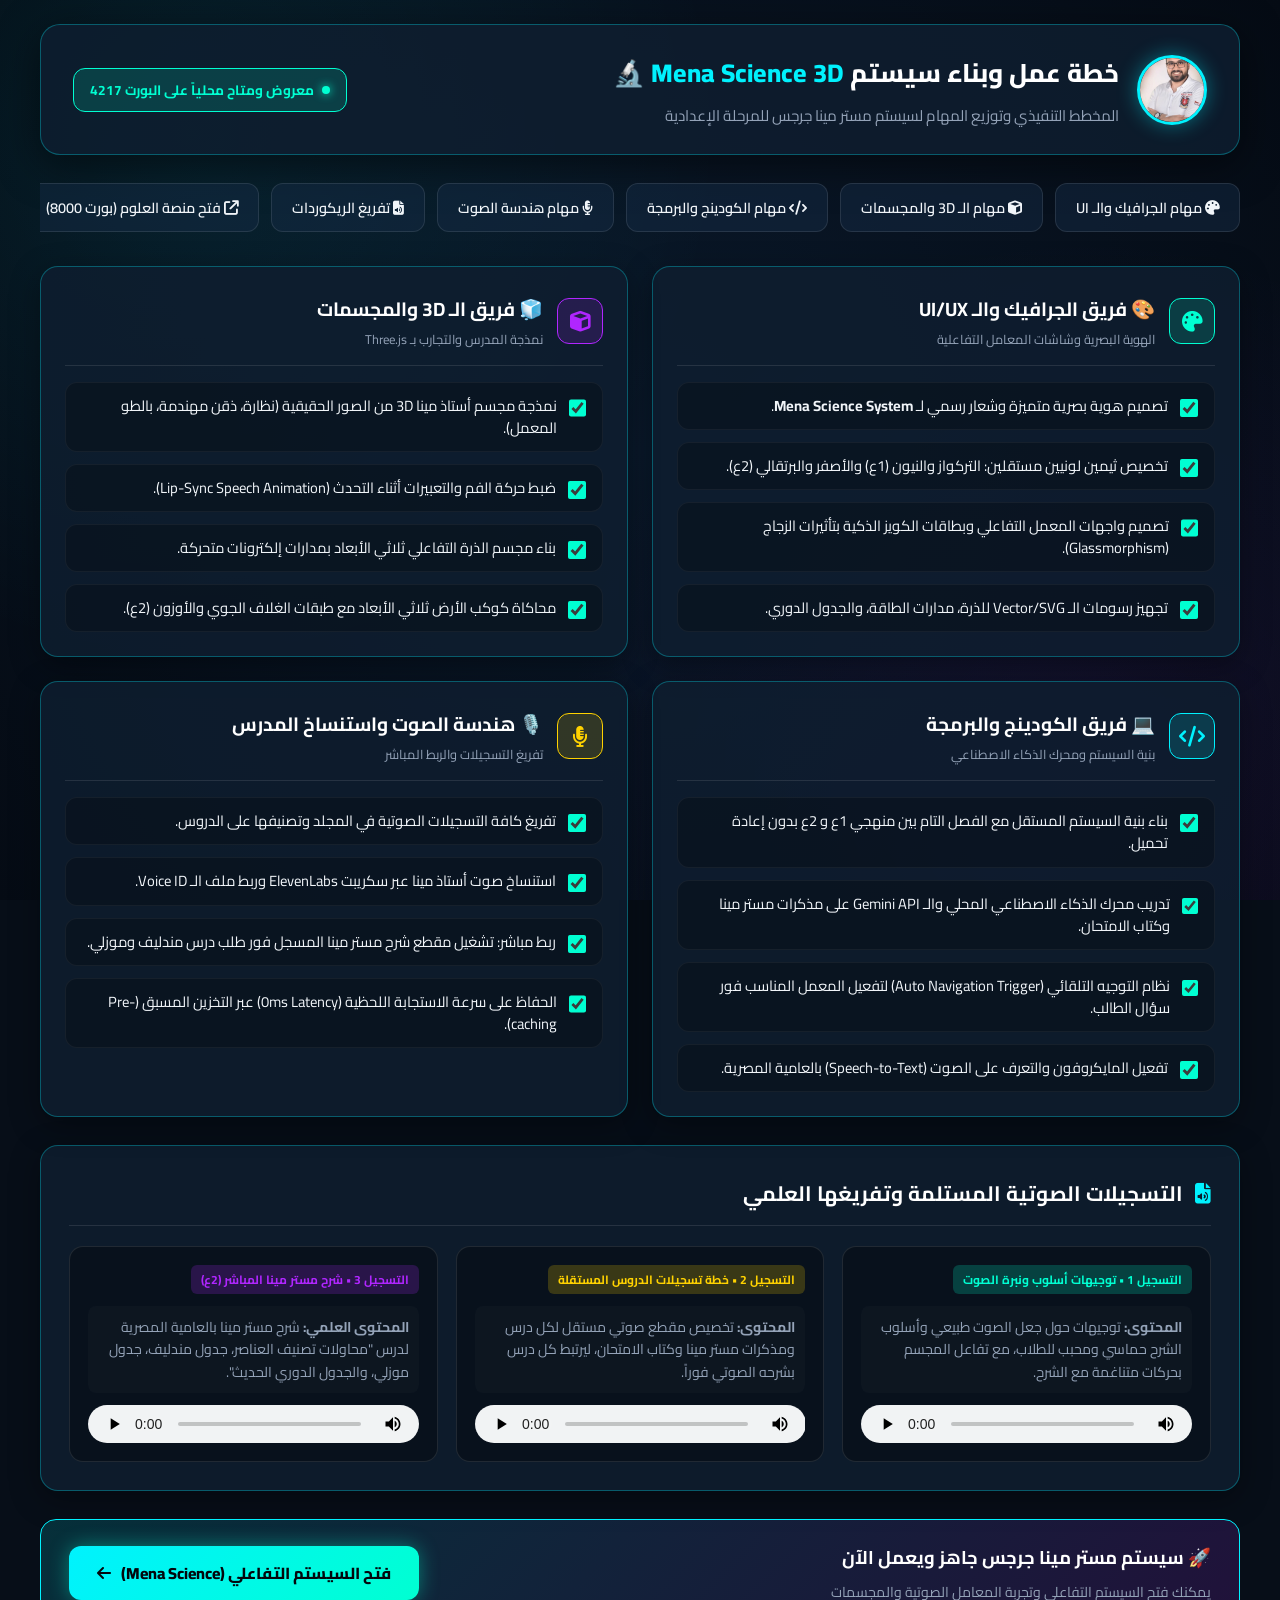
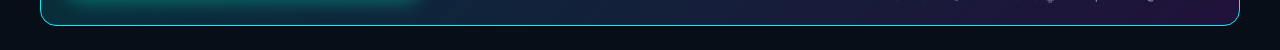
<file: plan.html>
<!DOCTYPE html>
<html lang="ar" dir="rtl">
<head>
    <meta charset="UTF-8">
    <meta name="viewport" content="width=device-width, initial-scale=1.0">
    <title>خطة العمل التنفيذية | سيستم مستر مينا جرجس للعلوم 3D</title>
    <link rel="preconnect" href="https://fonts.googleapis.com">
    <link rel="preconnect" href="https://fonts.gstatic.com" crossorigin>
    <link href="https://fonts.googleapis.com/css2?family=Cairo:wght@300;400;600;700;800;900&family=Tajawal:wght@400;500;700;800&display=swap" rel="stylesheet">
    <link rel="stylesheet" href="https://cdnjs.cloudflare.com/ajax/libs/font-awesome/6.4.0/css/all.min.css">
    <style>
        :root {
            --bg-dark: #070e18;
            --bg-card: rgba(15, 30, 48, 0.85);
            --bg-glass: rgba(20, 42, 68, 0.7);
            --border-glass: rgba(0, 242, 254, 0.3);
            --neon-cyan: #00f2fe;
            --neon-green: #00ffd2;
            --neon-yellow: #ffd200;
            --neon-purple: #b026ff;
            --text-main: #f1f5f9;
            --text-muted: #94a3b8;
            --grade1-color: #00ffd2;
            --grade2-color: #ffd200;
        }

        * { box-sizing: border-box; margin: 0; padding: 0; font-family: 'Cairo', sans-serif; }
        
        body {
            background-color: var(--bg-dark);
            color: var(--text-main);
            min-height: 100vh;
            padding: 24px;
            background-image: 
                radial-gradient(circle at 15% 15%, rgba(0, 242, 254, 0.08) 0%, transparent 40%),
                radial-gradient(circle at 85% 85%, rgba(176, 38, 255, 0.08) 0%, transparent 40%),
                radial-gradient(circle at 50% 50%, #0a192b 0%, #050b14 100%);
            background-attachment: fixed;
        }

        .container {
            max-width: 1200px;
            margin: 0 auto;
        }

        /* Header */
        .plan-header {
            background: var(--bg-card);
            border: 1px solid var(--border-glass);
            border-radius: 20px;
            padding: 24px 32px;
            display: flex;
            justify-content: space-between;
            align-items: center;
            flex-wrap: wrap;
            gap: 20px;
            box-shadow: 0 10px 40px rgba(0, 0, 0, 0.5);
            margin-bottom: 28px;
        }

        .brand-info {
            display: flex;
            align-items: center;
            gap: 18px;
        }

        .brand-logo-img {
            width: 70px;
            height: 70px;
            border-radius: 50%;
            border: 3px solid var(--neon-cyan);
            object-fit: cover;
            box-shadow: 0 0 20px rgba(0, 242, 254, 0.4);
        }

        .brand-text h1 {
            font-size: 1.6rem;
            font-weight: 800;
            color: #fff;
        }

        .brand-text h1 span {
            color: var(--neon-cyan);
        }

        .brand-text p {
            color: var(--text-muted);
            font-size: 0.95rem;
            margin-top: 4px;
        }

        .header-badges {
            display: flex;
            gap: 12px;
        }

        .badge-live {
            background: rgba(0, 255, 210, 0.15);
            border: 1px solid var(--neon-green);
            color: var(--neon-green);
            padding: 8px 16px;
            border-radius: 12px;
            font-weight: 700;
            font-size: 0.85rem;
            display: flex;
            align-items: center;
            gap: 8px;
        }

        .badge-live::before {
            content: '';
            width: 8px;
            height: 8px;
            background: var(--neon-green);
            border-radius: 50%;
            display: inline-block;
            box-shadow: 0 0 10px var(--neon-green);
            animation: pulseDot 1.5s infinite;
        }

        @keyframes pulseDot {
            0%, 100% { opacity: 1; transform: scale(1); }
            50% { opacity: 0.4; transform: scale(0.8); }
        }

        /* Navigation Quick Jump */
        .quick-nav {
            display: flex;
            gap: 12px;
            margin-bottom: 28px;
            overflow-x: auto;
            padding-bottom: 6px;
        }

        .quick-nav a {
            text-decoration: none;
            background: rgba(20, 42, 68, 0.5);
            border: 1px solid rgba(255, 255, 255, 0.1);
            color: var(--text-main);
            padding: 10px 20px;
            border-radius: 12px;
            font-weight: 600;
            font-size: 0.9rem;
            transition: all 0.25s;
            white-space: nowrap;
        }

        .quick-nav a:hover {
            background: rgba(0, 242, 254, 0.2);
            border-color: var(--neon-cyan);
            color: #fff;
            transform: translateY(-2px);
        }

        /* Grid Layout */
        .plan-grid {
            display: grid;
            grid-template-columns: repeat(2, 1fr);
            gap: 24px;
            margin-bottom: 28px;
        }

        @media (max-width: 900px) {
            .plan-grid { grid-template-columns: 1fr; }
        }

        .plan-card {
            background: var(--bg-card);
            border: 1px solid var(--border-glass);
            border-radius: 18px;
            padding: 24px;
            box-shadow: 0 8px 30px rgba(0, 0, 0, 0.35);
            display: flex;
            flex-direction: column;
            gap: 16px;
            transition: all 0.3s;
        }

        .plan-card:hover {
            border-color: var(--neon-cyan);
            box-shadow: 0 12px 40px rgba(0, 242, 254, 0.2);
        }

        .card-header {
            display: flex;
            align-items: center;
            gap: 14px;
            padding-bottom: 14px;
            border-bottom: 1px solid rgba(255, 255, 255, 0.1);
        }

        .card-icon {
            width: 46px;
            height: 46px;
            border-radius: 12px;
            display: flex;
            justify-content: center;
            align-items: center;
            font-size: 1.3rem;
        }

        .icon-gfx { background: rgba(0, 255, 210, 0.15); color: var(--neon-green); border: 1px solid var(--neon-green); }
        .icon-3d { background: rgba(176, 38, 255, 0.15); color: var(--neon-purple); border: 1px solid var(--neon-purple); }
        .icon-dev { background: rgba(0, 242, 254, 0.15); color: var(--neon-cyan); border: 1px solid var(--neon-cyan); }
        .icon-audio { background: rgba(255, 210, 0, 0.15); color: var(--neon-yellow); border: 1px solid var(--neon-yellow); }

        .card-header h3 {
            font-size: 1.2rem;
            font-weight: 700;
            color: #fff;
        }

        /* Checklists */
        .checklist {
            list-style: none;
            display: flex;
            flex-direction: column;
            gap: 12px;
        }

        .checklist-item {
            display: flex;
            align-items: flex-start;
            gap: 12px;
            background: rgba(0, 0, 0, 0.25);
            padding: 12px 16px;
            border-radius: 12px;
            border: 1px solid rgba(255, 255, 255, 0.05);
            line-height: 1.5;
            font-size: 0.92rem;
            cursor: pointer;
            transition: all 0.2s;
        }

        .checklist-item:hover {
            background: rgba(255, 255, 255, 0.04);
            border-color: rgba(255, 255, 255, 0.15);
        }

        .checklist-item input[type="checkbox"] {
            margin-top: 4px;
            width: 18px;
            height: 18px;
            accent-color: var(--neon-green);
            cursor: pointer;
        }

        /* Audio Transcriptions Section */
        .section-box {
            background: var(--bg-card);
            border: 1px solid var(--border-glass);
            border-radius: 18px;
            padding: 28px;
            margin-bottom: 28px;
            box-shadow: 0 8px 30px rgba(0, 0, 0, 0.35);
        }

        .section-box-title {
            display: flex;
            align-items: center;
            gap: 12px;
            font-size: 1.3rem;
            font-weight: 700;
            color: #fff;
            margin-bottom: 20px;
            padding-bottom: 12px;
            border-bottom: 1px solid rgba(255, 255, 255, 0.1);
        }

        .audio-cards-grid {
            display: grid;
            grid-template-columns: repeat(auto-fit, minmax(320px, 1fr));
            gap: 18px;
        }

        .audio-record-card {
            background: rgba(0, 0, 0, 0.35);
            border: 1px solid rgba(255, 255, 255, 0.1);
            border-radius: 14px;
            padding: 18px;
            display: flex;
            flex-direction: column;
            gap: 12px;
        }

        .record-badge {
            display: inline-block;
            font-size: 0.75rem;
            font-weight: 700;
            padding: 3px 10px;
            border-radius: 6px;
            width: fit-content;
        }

        .record-text {
            font-size: 0.88rem;
            color: var(--text-muted);
            line-height: 1.6;
            background: rgba(255, 255, 255, 0.02);
            padding: 10px;
            border-radius: 8px;
            max-height: 140px;
            overflow-y: auto;
        }

        audio {
            width: 100%;
            height: 38px;
            border-radius: 8px;
            outline: none;
        }

        .system-action-bar {
            display: flex;
            justify-content: space-between;
            align-items: center;
            background: linear-gradient(135deg, rgba(0, 242, 254, 0.15), rgba(176, 38, 255, 0.15));
            border: 1px solid var(--neon-cyan);
            border-radius: 16px;
            padding: 20px 28px;
            margin-top: 20px;
            flex-wrap: wrap;
            gap: 16px;
        }

        .action-link-btn {
            background: linear-gradient(135deg, var(--neon-cyan), var(--neon-green));
            color: #03070d;
            font-weight: 800;
            padding: 12px 28px;
            border-radius: 12px;
            text-decoration: none;
            display: inline-flex;
            align-items: center;
            gap: 10px;
            font-size: 1rem;
            transition: all 0.25s;
            box-shadow: 0 0 20px rgba(0, 255, 210, 0.4);
        }

        .action-link-btn:hover {
            transform: scale(1.04);
            box-shadow: 0 0 30px rgba(0, 255, 210, 0.7);
        }
    </style>
</head>
<body>
    <div class="container">
        
        <!-- Header -->
        <header class="plan-header">
            <div class="brand-info">
                <img src="assets/mr_mena_1.jpeg" alt="أستاذ مينا جرجس" class="brand-logo-img">
                <div class="brand-text">
                    <h1>خطة عمل وبناء سيستم <span>Mena Science 3D</span> 🔬</h1>
                    <p>المخطط التنفيذي وتوزيع المهام لسيستم مستر مينا جرجس للمرحلة الإعدادية</p>
                </div>
            </div>
            <div class="header-badges">
                <div class="badge-live">معروض ومتاح محلياً على البورت 4217</div>
            </div>
        </header>

        <!-- Quick Jump Navigation -->
        <nav class="quick-nav">
            <a href="#gfx-section"><i class="fa-solid fa-palette"></i> مهام الجرافيك والـ UI</a>
            <a href="#3d-section"><i class="fa-solid fa-cube"></i> مهام الـ 3D والمجسمات</a>
            <a href="#dev-section"><i class="fa-solid fa-code"></i> مهام الكودينج والبرمجة</a>
            <a href="#audio-section"><i class="fa-solid fa-microphone-lines"></i> مهام هندسة الصوت</a>
            <a href="#transcripts-section"><i class="fa-solid fa-file-audio"></i> تفريغ الريكوردات</a>
            <a href="http://localhost:8000" target="_blank"><i class="fa-solid fa-arrow-up-right-from-square"></i> فتح منصة العلوم (بورت 8000)</a>
        </nav>

        <!-- Four Team Checklists Grid -->
        <div class="plan-grid">
            
            <!-- Graphic Design -->
            <div class="plan-card" id="gfx-section">
                <div class="card-header">
                    <div class="card-icon icon-gfx"><i class="fa-solid fa-palette"></i></div>
                    <div>
                        <h3>🎨 فريق الجرافيك والـ UI/UX</h3>
                        <p style="color: var(--text-muted); font-size: 0.8rem;">الهوية البصرية وشاشات المعامل التفاعلية</p>
                    </div>
                </div>
                <ul class="checklist">
                    <li class="checklist-item">
                        <input type="checkbox" checked>
                        <span>تصميم هوية بصرية متميزة وشعار رسمي لـ <strong>Mena Science System</strong>.</span>
                    </li>
                    <li class="checklist-item">
                        <input type="checkbox" checked>
                        <span>تخصيص ثيمين لونيين مستقلين: التركواز والنيون (1ع) والأصفر والبرتقالي (2ع).</span>
                    </li>
                    <li class="checklist-item">
                        <input type="checkbox" checked>
                        <span>تصميم واجهات المعمل التفاعلي وبطاقات الكويز الذكية بتأثيرات الزجاج (Glassmorphism).</span>
                    </li>
                    <li class="checklist-item">
                        <input type="checkbox" checked>
                        <span>تجهيز رسومات الـ Vector/SVG للذرة، مدارات الطاقة، والجدول الدوري.</span>
                    </li>
                </ul>
            </div>

            <!-- 3D Modeling -->
            <div class="plan-card" id="3d-section">
                <div class="card-header">
                    <div class="card-icon icon-3d"><i class="fa-solid fa-cube"></i></div>
                    <div>
                        <h3>🧊 فريق الـ 3D والمجسمات</h3>
                        <p style="color: var(--text-muted); font-size: 0.8rem;">نمذجة المدرس والتجارب بـ Three.js</p>
                    </div>
                </div>
                <ul class="checklist">
                    <li class="checklist-item">
                        <input type="checkbox" checked>
                        <span>نمذجة مجسم أستاذ مينا 3D من الصور الحقيقية (نظارة، ذقن مهندمة، بالطو المعمل).</span>
                    </li>
                    <li class="checklist-item">
                        <input type="checkbox" checked>
                        <span>ضبط حركة الفم والتعبيرات أثناء التحدث (Lip-Sync Speech Animation).</span>
                    </li>
                    <li class="checklist-item">
                        <input type="checkbox" checked>
                        <span>بناء مجسم الذرة التفاعلي ثلاثي الأبعاد بمدارات إلكترونات متحركة.</span>
                    </li>
                    <li class="checklist-item">
                        <input type="checkbox" checked>
                        <span>محاكاة كوكب الأرض ثلاثي الأبعاد مع طبقات الغلاف الجوي والأوزون (2ع).</span>
                    </li>
                </ul>
            </div>

            <!-- Coding & Development -->
            <div class="plan-card" id="dev-section">
                <div class="card-header">
                    <div class="card-icon icon-dev"><i class="fa-solid fa-code"></i></div>
                    <div>
                        <h3>💻 فريق الكودينج والبرمجة</h3>
                        <p style="color: var(--text-muted); font-size: 0.8rem;">بنية السيستم ومحرك الذكاء الاصطناعي</p>
                    </div>
                </div>
                <ul class="checklist">
                    <li class="checklist-item">
                        <input type="checkbox" checked>
                        <span>بناء بنية السيستم المستقل مع الفصل التام بين منهجي 1ع و 2ع بدون إعادة تحميل.</span>
                    </li>
                    <li class="checklist-item">
                        <input type="checkbox" checked>
                        <span>تدريب محرك الذكاء الاصطناعي المحلي والـ Gemini API على مذكرات مستر مينا وكتاب الامتحان.</span>
                    </li>
                    <li class="checklist-item">
                        <input type="checkbox" checked>
                        <span>نظام التوجيه التلقائي (Auto Navigation Trigger) لتفعيل المعمل المناسب فور سؤال الطالب.</span>
                    </li>
                    <li class="checklist-item">
                        <input type="checkbox" checked>
                        <span>تفعيل المايكروفون والتعرف على الصوت (Speech-to-Text) بالعامية المصرية.</span>
                    </li>
                </ul>
            </div>

            <!-- Audio Engineering & Voice Cloning -->
            <div class="plan-card" id="audio-section">
                <div class="card-header">
                    <div class="card-icon icon-audio"><i class="fa-solid fa-microphone-lines"></i></div>
                    <div>
                        <h3>🎙️ هندسة الصوت واستنساخ المدرس</h3>
                        <p style="color: var(--text-muted); font-size: 0.8rem;">تفريغ التسجيلات والربط المباشر</p>
                    </div>
                </div>
                <ul class="checklist">
                    <li class="checklist-item">
                        <input type="checkbox" checked>
                        <span>تفريغ كافة التسجيلات الصوتية في المجلد وتصنيفها على الدروس.</span>
                    </li>
                    <li class="checklist-item">
                        <input type="checkbox" checked>
                        <span>استنساخ صوت أستاذ مينا عبر سكريبت ElevenLabs وربط ملف الـ Voice ID.</span>
                    </li>
                    <li class="checklist-item">
                        <input type="checkbox" checked>
                        <span>ربط مباشر: تشغيل مقطع شرح مستر مينا المسجل فور طلب درس مندليف وموزلي.</span>
                    </li>
                    <li class="checklist-item">
                        <input type="checkbox" checked>
                        <span>الحفاظ على سرعة الاستجابة اللحظية (0ms Latency) عبر التخزين المسبق (Pre-caching).</span>
                    </li>
                </ul>
            </div>

        </div>

        <!-- Audio Transcripts & Playback Section -->
        <section class="section-box" id="transcripts-section">
            <div class="section-box-title">
                <i class="fa-solid fa-file-audio" style="color: var(--neon-cyan);"></i>
                <span>التسجيلات الصوتية المستلمة وتفريغها العلمي</span>
            </div>

            <div class="audio-cards-grid">
                
                <div class="audio-record-card">
                    <div class="record-badge" style="background: rgba(0, 255, 210, 0.2); color: var(--neon-green);">التسجيل 1 • توجيهات أسلوب ونبرة الصوت</div>
                    <div class="record-text">
                        <strong>المحتوى:</strong> توجيهات حول جعل الصوت طبيعي وأسلوب الشرح حماسي ومحبب للطلاب، مع تفاعل المجسم بحركات متناغمة مع الشرح.
                    </div>
                    <audio controls src="assets/voice_note_1.ogg"></audio>
                </div>

                <div class="audio-record-card">
                    <div class="record-badge" style="background: rgba(255, 210, 0, 0.2); color: var(--neon-yellow);">التسجيل 2 • خطة تسجيلات الدروس المستقلة</div>
                    <div class="record-text">
                        <strong>المحتوى:</strong> تخصيص مقطع صوتي مستقل لكل درس ومذكرات مستر مينا وكتاب الامتحان، ليرتبط كل درس بشرحه الصوتي فوراً.
                    </div>
                    <audio controls src="assets/voice_note_2.ogg"></audio>
                </div>

                <div class="audio-record-card">
                    <div class="record-badge" style="background: rgba(176, 38, 255, 0.2); color: var(--neon-purple);">التسجيل 3 • شرح مستر مينا المباشر (2ع)</div>
                    <div class="record-text">
                        <strong>المحتوى العلمي:</strong> شرح مستر مينا بالعامية المصرية لدرس "محاولات تصنيف العناصر، جدول مندليف، جدول موزلي، والجدول الدوري الحديث".
                    </div>
                    <audio controls src="assets/mr_mena_sample.ogg"></audio>
                </div>

            </div>
        </section>

        <!-- System Action Bar -->
        <div class="system-action-bar">
            <div>
                <h3 style="color: #fff; font-size: 1.15rem;">🚀 سيستم مستر مينا جرجس جاهز ويعمل الآن</h3>
                <p style="color: var(--text-muted); font-size: 0.88rem; margin-top: 4px;">يمكنك فتح السيستم التفاعلي وتجربة المعامل الصوتية والمجسمات</p>
            </div>
            <a href="http://localhost:8000" target="_blank" class="action-link-btn">
                <span>فتح السيستم التفاعلي (Mena Science)</span>
                <i class="fa-solid fa-arrow-left"></i>
            </a>
        </div>

    </div>
</body>
</html>
</file>
<file: style.css>
/* -------------------------------------------------------------
   Science Platform Stylesheet - Mr. Mena Gerges (Mena Science 3D)
   Grade 1 & Grade 2 Interactive Hologram Design
   ------------------------------------------------------------- */

:root {
    --bg-dark: #050b14;
    --bg-card: rgba(13, 27, 42, 0.75);
    --bg-glass: rgba(18, 38, 58, 0.65);
    --border-glass: rgba(0, 242, 254, 0.25);
    --neon-blue: #00f2fe;
    --neon-cyan: #4facfe;
    --neon-purple: #b026ff;
    --neon-green: #00ffd2;
    --neon-yellow: #ffd200;
    --text-main: #e2e8f0;
    --text-muted: #94a3b8;
    --grade1-color: #00ffd2;
    --grade2-color: #ffd200;
    --font-primary: 'Cairo', 'Tajawal', sans-serif;
}

* {
    box-sizing: border-box;
    margin: 0;
    padding: 0;
    font-family: var(--font-primary);
}

body {
    background-color: var(--bg-dark);
    color: var(--text-main);
    overflow-x: hidden;
    min-height: 100vh;
    direction: rtl;
}

/* Background Atmosphere */
.space-bg {
    position: fixed;
    top: 0; left: 0; width: 100vw; height: 100vh;
    background: radial-gradient(circle at 50% 30%, #0a1c2e 0%, #03070d 100%);
    z-index: -1;
}

.stars, .twinkling, .nebula {
    position: absolute;
    top: 0; left: 0; width: 100%; height: 100%;
    pointer-events: none;
}

.nebula {
    background: radial-gradient(circle at 80% 20%, rgba(79, 172, 254, 0.12), transparent 45%),
                radial-gradient(circle at 20% 80%, rgba(176, 38, 255, 0.12), transparent 45%);
}

/* Glassmorphism Panel */
.glass-panel {
    background: var(--bg-glass);
    backdrop-filter: blur(14px);
    -webkit-backdrop-filter: blur(14px);
    border: 1px solid var(--border-glass);
    border-radius: 16px;
    box-shadow: 0 8px 32px 0 rgba(0, 0, 0, 0.45);
}

/* Top Platform Header */
.main-platform-header {
    margin: 12px 20px;
    padding: 12px 24px;
    display: flex;
    justify-content: space-between;
    align-items: center;
    gap: 16px;
    flex-wrap: wrap;
}

.header-branding {
    display: flex;
    align-items: center;
    gap: 14px;
}

.teacher-mini-badge {
    position: relative;
    width: 48px;
    height: 48px;
    border-radius: 50%;
    border: 2px solid var(--neon-cyan);
    overflow: hidden;
    box-shadow: 0 0 14px rgba(0, 242, 254, 0.5);
}

.teacher-avatar-img {
    width: 100%;
    height: 100%;
    object-fit: cover;
}

.teacher-status-pulse {
    position: absolute;
    bottom: 2px;
    right: 2px;
    width: 10px;
    height: 10px;
    background: var(--neon-green);
    border-radius: 50%;
    border: 2px solid #000;
    box-shadow: 0 0 8px var(--neon-green);
}

.brand-titles h1 {
    font-size: 1.15rem;
    font-weight: 800;
    color: #fff;
}

.brand-titles h1 span {
    color: var(--neon-cyan);
    font-size: 0.85rem;
    background: rgba(0, 242, 254, 0.15);
    padding: 2px 8px;
    border-radius: 8px;
    margin-right: 6px;
}

.brand-titles p {
    font-size: 0.78rem;
    color: var(--text-muted);
}

/* Grade Selector Segmented Navigation */
.grade-selector-nav {
    display: flex;
    gap: 10px;
    background: rgba(0, 0, 0, 0.35);
    padding: 5px;
    border-radius: 14px;
    border: 1px solid rgba(255, 255, 255, 0.08);
}

.grade-tab-btn {
    display: flex;
    align-items: center;
    gap: 10px;
    background: transparent;
    border: 1px solid transparent;
    color: var(--text-muted);
    padding: 8px 18px;
    border-radius: 10px;
    cursor: pointer;
    transition: all 0.3s ease;
    text-align: right;
}

.grade-tab-btn i {
    font-size: 1.3rem;
}

.grade-tab-btn .main-grade-title {
    display: block;
    font-size: 0.95rem;
    font-weight: 700;
    color: inherit;
}

.grade-tab-btn .sub-grade-term {
    display: block;
    font-size: 0.72rem;
    opacity: 0.8;
}

.grade-tab-btn:hover {
    color: #fff;
    background: rgba(255, 255, 255, 0.05);
}

.grade-tab-btn.active-grade[data-grade="grade1"] {
    background: linear-gradient(135deg, rgba(0, 255, 210, 0.25), rgba(79, 172, 254, 0.3));
    border-color: var(--grade1-color);
    color: #fff;
    box-shadow: 0 0 16px rgba(0, 255, 210, 0.35);
}

.grade-tab-btn.active-grade[data-grade="grade2"] {
    background: linear-gradient(135deg, rgba(255, 210, 0, 0.25), rgba(255, 120, 0, 0.3));
    border-color: var(--grade2-color);
    color: #fff;
    box-shadow: 0 0 16px rgba(255, 210, 0, 0.35);
}

/* Header Controls */
.header-controls {
    display: flex;
    align-items: center;
    gap: 10px;
}

.sound-toggle-badge, .view-toggle-badge, .api-toggle-badge {
    display: flex;
    align-items: center;
    gap: 6px;
    background: rgba(0, 242, 254, 0.1);
    border: 1px solid var(--border-glass);
    padding: 6px 12px;
    border-radius: 10px;
    font-size: 0.82rem;
    cursor: pointer;
    transition: all 0.25s ease;
    color: var(--text-main);
}

.sound-toggle-badge:hover, .view-toggle-badge:hover, .api-toggle-badge:hover {
    background: rgba(0, 242, 254, 0.25);
    color: #fff;
    box-shadow: 0 0 12px rgba(0, 242, 254, 0.3);
}

.sound-toggle-badge.muted-mode {
    background: rgba(255, 75, 75, 0.15);
    border-color: rgba(255, 75, 75, 0.35);
    color: #ff7b7b;
}

/* Main Grid Layout */
.hologram-app-container {
    display: grid;
    grid-template-columns: 360px 1fr 360px;
    gap: 20px;
    padding: 10px 20px 20px;
    min-height: calc(100vh - 110px);
}

.hologram-app-container.simple-mode {
    grid-template-columns: 340px 1fr 340px;
}

.hologram-column {
    display: flex;
    flex-direction: column;
    height: 100%;
}

.column-header {
    display: flex;
    align-items: center;
    gap: 10px;
    font-size: 1rem;
    font-weight: 700;
    padding: 8px 12px 14px;
    border-bottom: 1px solid rgba(255, 255, 255, 0.1);
    margin-bottom: 12px;
}

.column-scroll-content {
    flex: 1;
    overflow-y: auto;
    display: flex;
    flex-direction: column;
    gap: 16px;
    padding-right: 4px;
}

/* Edu Section Card */
.edu-section {
    background: var(--bg-card);
    border: 1px solid var(--border-glass);
    border-radius: 14px;
    padding: 16px;
    transition: all 0.3s ease;
}

.edu-section.active-highlight {
    border-color: var(--neon-cyan);
    box-shadow: 0 0 18px rgba(0, 242, 254, 0.2);
}

.section-badge {
    display: inline-block;
    padding: 2px 10px;
    border-radius: 8px;
    font-size: 0.72rem;
    font-weight: 700;
    margin-bottom: 8px;
}

.badge-grade1 {
    background: rgba(0, 255, 210, 0.15);
    color: var(--grade1-color);
    border: 1px solid rgba(0, 255, 210, 0.3);
}

.badge-grade2 {
    background: rgba(255, 210, 0, 0.15);
    color: var(--grade2-color);
    border: 1px solid rgba(255, 210, 0, 0.3);
}

.section-title {
    font-size: 1rem;
    font-weight: 700;
    margin-bottom: 4px;
    color: #fff;
}

.section-subtitle {
    font-size: 0.78rem;
    color: var(--text-muted);
    line-height: 1.4;
    margin-bottom: 14px;
}

/* Character & Hologram Arena */
.character-arena {
    position: relative;
    height: 180px;
    display: flex;
    justify-content: center;
    align-items: center;
    margin-bottom: 12px;
}

.holo-pedestal {
    position: absolute;
    bottom: 5px;
    width: 140px;
    height: 30px;
}

.holo-light {
    position: absolute;
    bottom: 0; left: 50%;
    transform: translateX(-50%);
    width: 160px;
    height: 80px;
    background: radial-gradient(ellipse at bottom, rgba(0, 242, 254, 0.4), transparent 70%);
    border-radius: 50%;
}

.holo-rings .ring-r1, .holo-rings .ring-r2 {
    position: absolute;
    bottom: 0; left: 50%;
    transform: translateX(-50%);
    border: 1px solid var(--neon-cyan);
    border-radius: 50%;
    animation: rotateHolo 8s linear infinite;
}

.ring-r1 { width: 130px; height: 24px; opacity: 0.6; }
.ring-r2 { width: 90px; height: 16px; opacity: 0.8; animation-direction: reverse; }

@keyframes rotateHolo {
    from { transform: translateX(-50%) rotate(0deg); }
    to { transform: translateX(-50%) rotate(360deg); }
}

/* Mr. Mena 3D Avatar */
.astrotutor-character {
    position: relative;
    width: 100px;
    height: 140px;
    display: flex;
    flex-direction: column;
    align-items: center;
    animation: floatTeacher 4s ease-in-out infinite;
}

@keyframes floatTeacher {
    0%, 100% { transform: translateY(0px); }
    50% { transform: translateY(-8px); }
}

.mena-head {
    position: relative;
    width: 60px;
    height: 60px;
    background: #e2c09c;
    border-radius: 50%;
    border: 2px solid var(--neon-cyan);
    box-shadow: 0 0 16px rgba(0, 242, 254, 0.4);
    display: flex;
    justify-content: center;
    align-items: center;
}

.mena-hair {
    position: absolute;
    top: -4px;
    width: 58px;
    height: 22px;
    background: #1a1a1a;
    border-radius: 20px 20px 0 0;
}

.mena-glasses {
    position: absolute;
    top: 22px;
    display: flex;
    align-items: center;
    gap: 4px;
    z-index: 5;
}

.mena-glasses .lens {
    width: 16px;
    height: 12px;
    border: 2px solid #111;
    border-radius: 3px;
    background: rgba(255, 255, 255, 0.2);
}

.mena-glasses .bridge {
    width: 6px;
    height: 2px;
    background: #111;
}

.mena-eyes {
    position: absolute;
    top: 25px;
    display: flex;
    gap: 14px;
}

.mena-eyes .eye {
    width: 5px;
    height: 5px;
    background: #000;
    border-radius: 50%;
    animation: blinkEye 4s infinite;
}

@keyframes blinkEye {
    0%, 96%, 100% { transform: scaleY(1); }
    98% { transform: scaleY(0.1); }
}

.mena-beard {
    position: absolute;
    bottom: 2px;
    width: 36px;
    height: 16px;
    background: #1a1a1a;
    border-radius: 0 0 16px 16px;
    z-index: 2;
}

.robot-mouth {
    position: absolute;
    bottom: 8px;
    width: 14px;
    height: 4px;
    background: #fff;
    border-radius: 0 0 8px 8px;
    z-index: 4;
}

.is-speaking .robot-mouth {
    animation: talkMouth 0.25s infinite alternate;
}

@keyframes talkMouth {
    from { height: 4px; }
    to { height: 10px; }
}

.hologram-crown-badge {
    position: absolute;
    top: -24px;
    background: rgba(0, 242, 254, 0.2);
    border: 1px solid var(--neon-cyan);
    padding: 1px 8px;
    border-radius: 10px;
    font-size: 0.65rem;
    font-weight: 700;
    color: var(--neon-cyan);
}

.mena-body {
    position: relative;
    width: 70px;
    height: 55px;
    background: #ffffff;
    border-radius: 12px;
    border: 2px solid var(--neon-cyan);
    margin-top: 4px;
    display: flex;
    flex-direction: column;
    align-items: center;
    padding: 6px;
}

.lab-coat-collar {
    width: 24px;
    height: 14px;
    border-bottom: 2px solid #00f2fe;
    border-left: 2px solid #00f2fe;
    border-right: 2px solid #00f2fe;
    margin-bottom: 4px;
}

.mena-name-tag {
    font-size: 0.65rem;
    font-weight: 800;
    color: #03070d;
    background: #00ffd2;
    padding: 1px 6px;
    border-radius: 4px;
}

/* Chat Bubbles */
.central-chat-area {
    margin-bottom: 12px;
}

.tutor-chat-bubble {
    padding: 16px;
}

.bubble-header {
    display: flex;
    justify-content: space-between;
    align-items: center;
    margin-bottom: 10px;
    font-weight: 700;
    color: var(--neon-green);
}

.clear-chat-btn {
    background: transparent;
    border: none;
    color: var(--text-muted);
    cursor: pointer;
    font-size: 0.9rem;
}

.clear-chat-btn:hover { color: #fff; }

.bubble-body {
    max-height: 200px;
    overflow-y: auto;
    display: flex;
    flex-direction: column;
    gap: 8px;
    font-size: 0.88rem;
    line-height: 1.6;
}

.user-message {
    align-self: flex-start;
    background: rgba(0, 242, 254, 0.15);
    border: 1px solid rgba(0, 242, 254, 0.3);
    padding: 8px 14px;
    border-radius: 14px 14px 4px 14px;
    color: #fff;
}

.tutor-response {
    align-self: flex-end;
    background: rgba(0, 255, 210, 0.1);
    border: 1px solid rgba(0, 255, 210, 0.25);
    padding: 10px 14px;
    border-radius: 14px 14px 14px 4px;
}

/* Quick Prompts */
.quick-prompts-center {
    display: flex;
    flex-wrap: wrap;
    gap: 8px;
    margin-bottom: 14px;
}

.prompt-chip {
    background: rgba(13, 27, 42, 0.7);
    border: 1px solid rgba(0, 242, 254, 0.3);
    color: var(--text-main);
    padding: 6px 12px;
    border-radius: 20px;
    font-size: 0.78rem;
    cursor: pointer;
    transition: all 0.2s ease;
}

.prompt-chip:hover {
    background: var(--neon-blue);
    color: #000;
    box-shadow: 0 0 12px rgba(0, 242, 254, 0.5);
}

/* Center Input Console */
.center-input-console {
    display: flex;
    align-items: center;
    gap: 10px;
    padding: 8px 14px;
}

.center-input-console textarea {
    flex: 1;
    background: transparent;
    border: none;
    outline: none;
    color: #fff;
    resize: none;
    font-size: 0.9rem;
}

.mic-btn, .send-btn {
    background: rgba(0, 242, 254, 0.2);
    border: 1px solid var(--border-glass);
    color: #fff;
    width: 38px;
    height: 38px;
    border-radius: 50%;
    cursor: pointer;
    display: flex;
    justify-content: center;
    align-items: center;
    transition: all 0.2s ease;
}

.mic-btn:hover, .send-btn:hover {
    background: var(--neon-cyan);
    color: #000;
}

.mic-btn.recording-active {
    background: #ff3366;
    animation: pulseMic 1s infinite alternate;
}

@keyframes pulseMic {
    from { box-shadow: 0 0 4px #ff3366; }
    to { box-shadow: 0 0 16px #ff3366; }
}

/* Mini Cards & Interactive Orbit */
.planets-grid-compact {
    display: grid;
    grid-template-columns: repeat(2, 1fr);
    gap: 8px;
    margin-bottom: 12px;
}

.planet-card-mini {
    padding: 10px;
    text-align: center;
    cursor: pointer;
    font-size: 0.8rem;
    border: 1px solid rgba(255, 255, 255, 0.1);
    border-radius: 10px;
    transition: all 0.2s;
}

.planet-card-mini:hover, .planet-card-mini.active-card {
    border-color: var(--neon-cyan);
    background: rgba(0, 242, 254, 0.15);
    box-shadow: 0 0 12px rgba(0, 242, 254, 0.3);
}

.progress-bar-group { margin-bottom: 8px; }
.bar-header { display: flex; justify-content: space-between; font-size: 0.75rem; margin-bottom: 4px; }
.progress-bar-bg { height: 6px; background: rgba(0,0,0,0.4); border-radius: 4px; overflow: hidden; }
.progress-bar-fill { height: 100%; border-radius: 4px; }
.fill-neon-blue { background: var(--neon-blue); }
.fill-neon-green { background: var(--neon-green); }
.fill-neon-yellow { background: var(--neon-yellow); }

.explorer-facts { font-size: 0.78rem; line-height: 1.5; color: var(--text-muted); margin-top: 8px; padding-right: 14px; }

/* Pendulum Simulation */
.pendulum-container {
    height: 90px;
    position: relative;
    display: flex;
    justify-content: center;
}

.pendulum-string {
    width: 2px;
    height: 70px;
    background: var(--neon-yellow);
    transform-origin: top center;
    animation: swingPendulum 2s ease-in-out infinite alternate;
}

.pendulum-bob {
    position: absolute;
    bottom: -10px;
    left: -9px;
    width: 20px;
    height: 20px;
    border-radius: 50%;
    background: radial-gradient(circle, #ffd200, #ff6600);
    box-shadow: 0 0 10px #ffd200;
}

@keyframes swingPendulum {
    0% { transform: rotate(35deg); }
    100% { transform: rotate(-35deg); }
}

/* Quiz Styles */
.action-btn-compact {
    background: linear-gradient(135deg, var(--neon-cyan), var(--neon-blue));
    color: #000;
    border: none;
    padding: 10px 18px;
    border-radius: 10px;
    font-weight: 700;
    cursor: pointer;
    width: 100%;
    margin-top: 8px;
    font-size: 0.88rem;
}

.answers-grid-vertical {
    display: flex;
    flex-direction: column;
    gap: 8px;
    margin-top: 10px;
}

.answer-btn {
    background: rgba(255, 255, 255, 0.05);
    border: 1px solid rgba(255, 255, 255, 0.15);
    color: #fff;
    padding: 8px 12px;
    border-radius: 8px;
    text-align: right;
    cursor: pointer;
    font-size: 0.85rem;
    transition: all 0.2s;
}

.answer-btn:hover { background: rgba(0, 242, 254, 0.15); border-color: var(--neon-cyan); }
.answer-btn.correct { background: rgba(0, 255, 210, 0.3) !important; border-color: #00ffd2 !important; }
.answer-btn.incorrect { background: rgba(255, 51, 102, 0.3) !important; border-color: #ff3366 !important; }

/* Helpers */
.hidden { display: none !important; }
.text-neon-yellow { color: var(--neon-yellow); }
.text-neon-green { color: var(--neon-green); }
.text-blue { color: var(--neon-blue); }
.text-teal { color: var(--neon-green); }
.text-purple { color: var(--neon-purple); }

/* Hotspots on SVG */
.cell-wrapper { position: relative; width: 220px; height: 220px; margin: 0 auto; }
.hotspot {
    position: absolute;
    width: 28px;
    height: 28px;
    transform: translate(-50%, -50%);
    background: rgba(0, 242, 254, 0.25);
    border: 1px solid var(--neon-cyan);
    border-radius: 50%;
    cursor: pointer;
    display: flex;
    justify-content: center;
    align-items: center;
    font-size: 0.65rem;
    font-weight: 800;
    color: #fff;
}

.hotspot.active-spot {
    background: var(--neon-yellow);
    color: #000;
    box-shadow: 0 0 14px var(--neon-yellow);
}

.pulse-ring {
    position: absolute;
    width: 100%;
    height: 100%;
    border-radius: 50%;
    border: 2px solid var(--neon-cyan);
    animation: pulseRing 1.8s infinite;
}

@keyframes pulseRing {
    0% { transform: scale(1); opacity: 1; }
    100% { transform: scale(1.8); opacity: 0; }
}

/* Toast */
.toast {
    position: fixed;
    bottom: 24px;
    right: 24px;
    background: rgba(3, 10, 20, 0.9);
    border: 1px solid var(--neon-cyan);
    padding: 12px 20px;
    border-radius: 12px;
    box-shadow: 0 0 20px rgba(0, 242, 254, 0.4);
    z-index: 999;
}

/* Modal */
.modal-overlay {
    position: fixed;
    top: 0; left: 0; width: 100vw; height: 100vh;
    background: rgba(0, 0, 0, 0.7);
    display: flex;
    justify-content: center;
    align-items: center;
    z-index: 1000;
}

.modal-card {
    width: 90%;
    max-width: 480px;
    padding: 24px;
}

.modal-input {
    width: 100%;
    padding: 10px;
    margin-top: 6px;
    background: rgba(0, 0, 0, 0.4);
    border: 1px solid var(--border-glass);
    border-radius: 8px;
    color: #fff;
}

.input-hint { font-size: 0.75rem; color: var(--text-muted); margin-top: 4px; display: block; }
</file>
